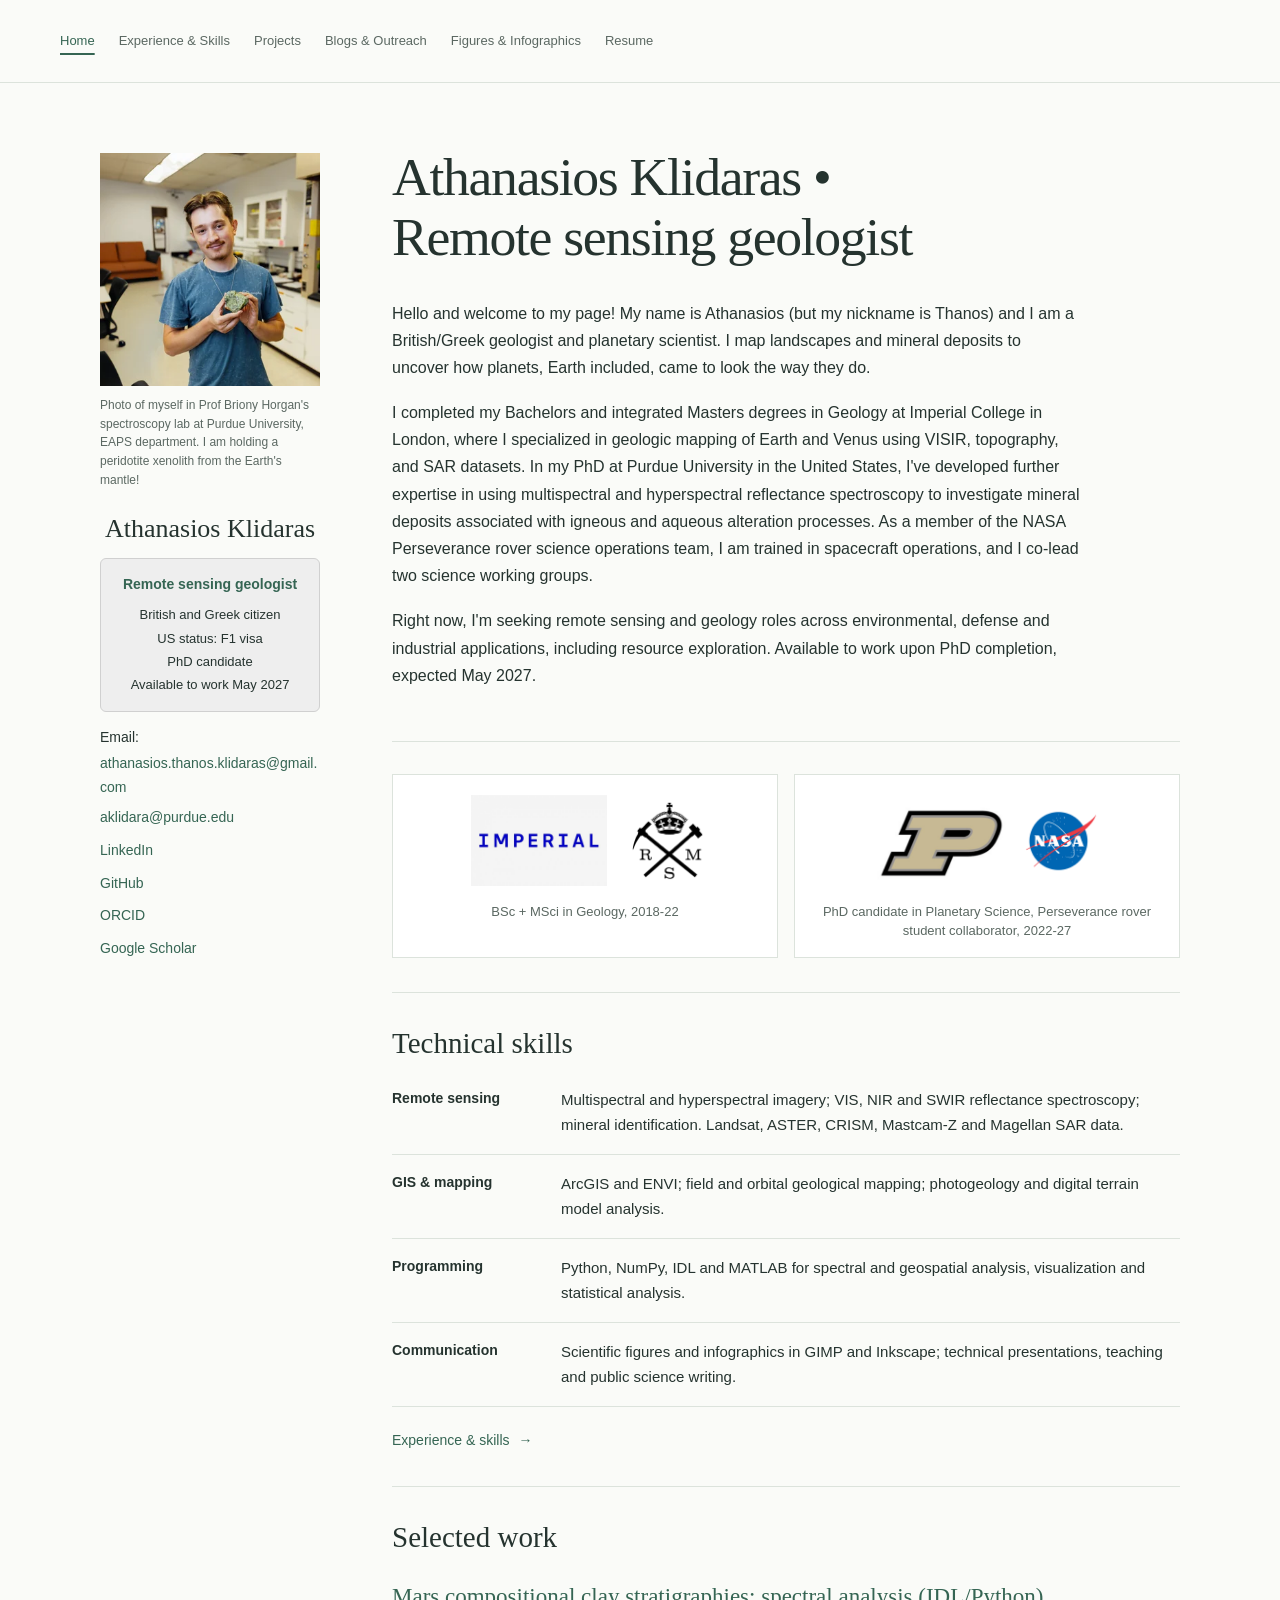
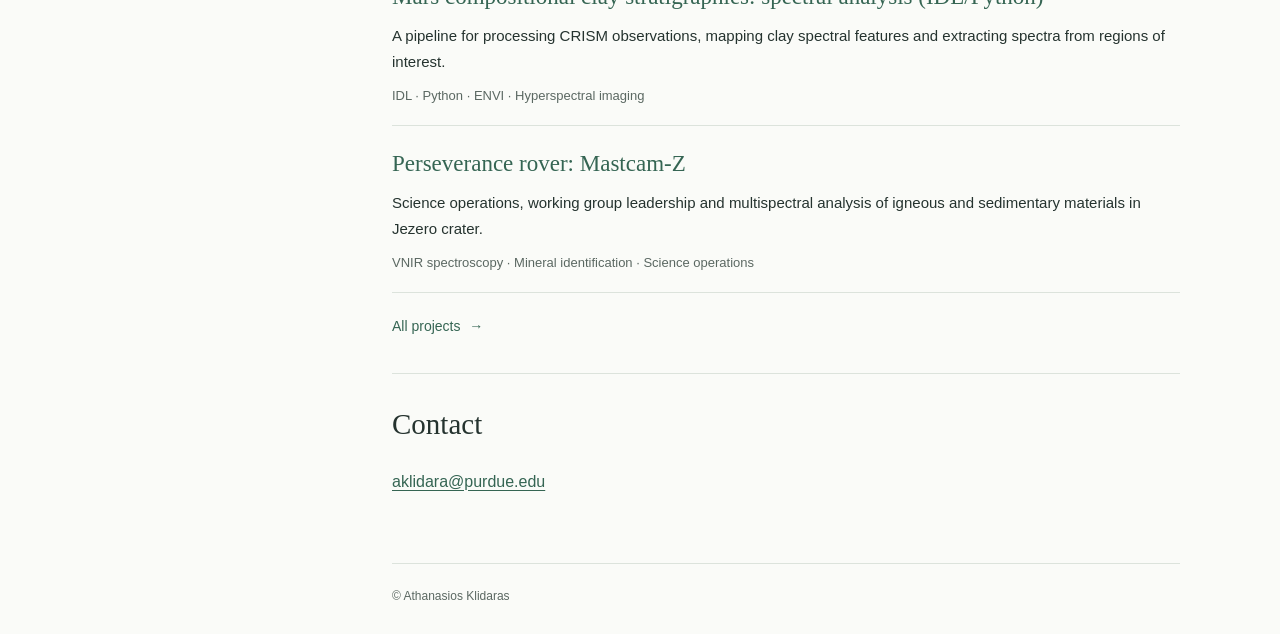
<file: index.html>
<!doctype html>
<html lang="en">
<head>
  <meta charset="utf-8">
  <meta name="viewport" content="width=device-width, initial-scale=1">
  <meta name="description" content="Athanasios Klidaras — geologist and planetary science PhD candidate. Remote sensing, reflectance spectroscopy, GIS, geological mapping and scientific programming.">
  <title>Athanasios Klidaras | Remote Sensing &amp; Geology</title>
  <link rel="stylesheet" href="style.css">
  <script type="application/ld+json">
{
  "@context": "https://schema.org",
  "@type": "Person",
  "name": "Athanasios Klidaras",
  "alternateName": "Thanos Klidaras",
  "jobTitle": "Remote sensing geologist",
  "affiliation": {
    "@type": "CollegeOrUniversity",
    "name": "Purdue University"
  },
  "alumniOf": {
    "@type": "CollegeOrUniversity",
    "name": "Imperial College London"
  },
  "knowsAbout": [
    "Remote sensing",
    "Reflectance spectroscopy",
    "Geological mapping",
    "GIS",
    "IDL",
    "Python",
    "MATLAB"
  ],
  "sameAs": [
    "https://github.com/athanasiosklidaras",
    "https://www.linkedin.com/in/athanasios-klidaras-46b4a9178/",
    "https://orcid.org/0009-0001-7231-8443",
    "https://scholar.google.com/citations?user=_c2ViioAAAAJ"
  ]
}
  </script>
</head>
<body>
  <a class="skip-link" href="#main">Skip to content</a>
  <header class="site-header">
    <div class="header-inner">
      <nav aria-label="Main navigation">
        <a href="index.html" aria-current="page">Home</a>
        <a href="experience.html">Experience &amp; Skills</a>
        <a href="projects.html">Projects</a>
        <a href="outreach.html">Blogs &amp; Outreach</a>
        <a href="visualization.html">Figures &amp; Infographics</a>
        <a href="resume.html">Resume</a>
      </nav>
    </div>
  </header>
  <div class="layout">
    <aside class="profile" aria-label="Profile and contact links">
      <figure class="profile-photo">
        <img src="assets/profile/saturation_boosted_AI_extended-320w.webp" alt="Athanasios holding a peridotite xenolith in a laboratory." srcset="assets/profile/saturation_boosted_AI_extended-320w.webp 320w, assets/profile/saturation_boosted_AI_extended-640w.webp 640w" sizes="220px" width="320" height="339" decoding="async">
        <figcaption>Photo of myself in Prof Briony Horgan's spectroscopy lab at Purdue University, EAPS department. I am holding a peridotite xenolith from the Earth's mantle!</figcaption>
      </figure>
      <h2 class="profile-name">Athanasios Klidaras</h2>
      <div class="profile-card">
        <p class="profile-role">Remote sensing geologist</p>
        <p class="profile-details">
          British and Greek citizen<br>
          US status: F1 visa<br>
          PhD candidate<br>
          Available to work May 2027
        </p>
      </div>
      <ul class="profile-links">
        <li class="profile-email">
          <span>Email:</span>
          <a href="mailto:athanasios.thanos.klidaras@gmail.com">athanasios.thanos.klidaras@gmail.com</a>
          <a href="mailto:aklidara@purdue.edu">aklidara@purdue.edu</a>
        </li>
        <li><a href="https://www.linkedin.com/in/athanasios-klidaras-46b4a9178/">LinkedIn</a></li>
        <li><a href="https://github.com/athanasiosklidaras">GitHub</a></li>
        <li><a href="https://orcid.org/0009-0001-7231-8443">ORCID</a></li>
        <li><a href="https://scholar.google.com/citations?user=_c2ViioAAAAJ">Google Scholar</a></li>
      </ul>
    </aside>
    <main id="main" tabindex="-1">

      <section class="intro" aria-labelledby="home-title">
        <h1 id="home-title">Athanasios Klidaras • Remote sensing geologist</h1>
        <p>Hello and welcome to my page! My name is Athanasios (but my nickname is Thanos) and I am a British/Greek geologist and planetary scientist. I map landscapes and mineral deposits to uncover how planets, Earth included, came to look the way they do.</p>
        <p>I completed my Bachelors and integrated Masters degrees in Geology at Imperial College in London, where I specialized in geologic mapping of Earth and Venus using VISIR, topography, and SAR datasets. In my PhD at Purdue University in the United States, I've developed further expertise in using multispectral and hyperspectral reflectance spectroscopy to investigate mineral deposits associated with igneous and aqueous alteration processes. As a member of the NASA Perseverance rover science operations team, I am trained in spacecraft operations, and I co-lead two science working groups.</p>
        <p>Right now, I'm seeking remote sensing and geology roles across environmental, defense and industrial applications, including resource exploration. Available to work upon PhD completion, expected May 2027.</p>
      </section>
      <section id="institutions-title" class="content-section institutions" aria-label="Education and research affiliations">
        <div class="institution-grid">
          <figure class="institution">
            <div class="institution-logo-pair">
              <img class="institution-imperial-logo" src="assets/institutions/Imperial_new-brand-logo-2.jpg" alt="Imperial College London logo" width="620" height="413" decoding="async">
              <img class="institution-rsm-logo" src="assets/institutions/RSM_Logo_Medium.png" alt="Royal School of Mines crest" width="316" height="315" decoding="async">
            </div>
            <figcaption>BSc + MSci in Geology, 2018-22</figcaption>
          </figure>
          <figure class="institution">
            <div class="institution-logo-pair">
              <img class="institution-purdue-logo" src="assets/institutions/Purduelogo.png" alt="Purdue University logo" width="1120" height="725" decoding="async">
              <img class="institution-nasa-logo" src="assets/institutions/nasa-logo.png" alt="NASA insignia" width="320" height="320" decoding="async">
            </div>
            <figcaption>PhD candidate in Planetary Science, Perseverance rover student collaborator, 2022-27</figcaption>
          </figure>
        </div>
      </section>
      <section class="content-section" aria-labelledby="skills-title">
        <h2 id="skills-title">Technical skills</h2>
        <dl class="skill-list">
          <div><dt>Remote sensing</dt><dd>Multispectral and hyperspectral imagery; VIS, NIR and SWIR reflectance spectroscopy; mineral identification. Landsat, ASTER, CRISM, Mastcam-Z and Magellan SAR data.</dd></div>
          <div><dt>GIS &amp; mapping</dt><dd>ArcGIS and ENVI; field and orbital geological mapping; photogeology and digital terrain model analysis.</dd></div>
          <div><dt>Programming</dt><dd>Python, NumPy, IDL and MATLAB for spectral and geospatial analysis, visualization and statistical analysis.</dd></div>
          <div><dt>Communication</dt><dd>Scientific figures and infographics in GIMP and Inkscape; technical presentations, teaching and public science writing.</dd></div>
        </dl>
        <p class="section-link"><a href="experience.html">Experience &amp; skills <span aria-hidden="true">→</span></a></p>
      </section>
      <section class="content-section" aria-labelledby="work-title">
        <h2 id="work-title">Selected work</h2>
        <article class="work-summary">
          <h3><a href="projects.html#mars-spectral-analysis">Mars compositional clay stratigraphies: spectral analysis (IDL/Python)</a></h3>
          <p>A pipeline for processing CRISM observations, mapping clay spectral features and extracting spectra from regions of interest.</p>
          <p class="tools">IDL · Python · ENVI · Hyperspectral imaging</p>
        </article>
        <article class="work-summary">
          <h3><a href="projects.html#perseverance">Perseverance rover: Mastcam-Z</a></h3>
          <p>Science operations, working group leadership and multispectral analysis of igneous and sedimentary materials in Jezero crater.</p>
          <p class="tools">VNIR spectroscopy · Mineral identification · Science operations</p>
        </article>
        <p class="section-link"><a href="projects.html">All projects <span aria-hidden="true">→</span></a></p>
      </section>
      <section class="content-section contact" aria-labelledby="contact-title">
        <h2 id="contact-title">Contact</h2>
        <p><a href="mailto:aklidara@purdue.edu">aklidara@purdue.edu</a></p>
      </section>
      <footer class="site-footer">© Athanasios Klidaras</footer>
    </main>
  </div>
</body>
</html>
</file>
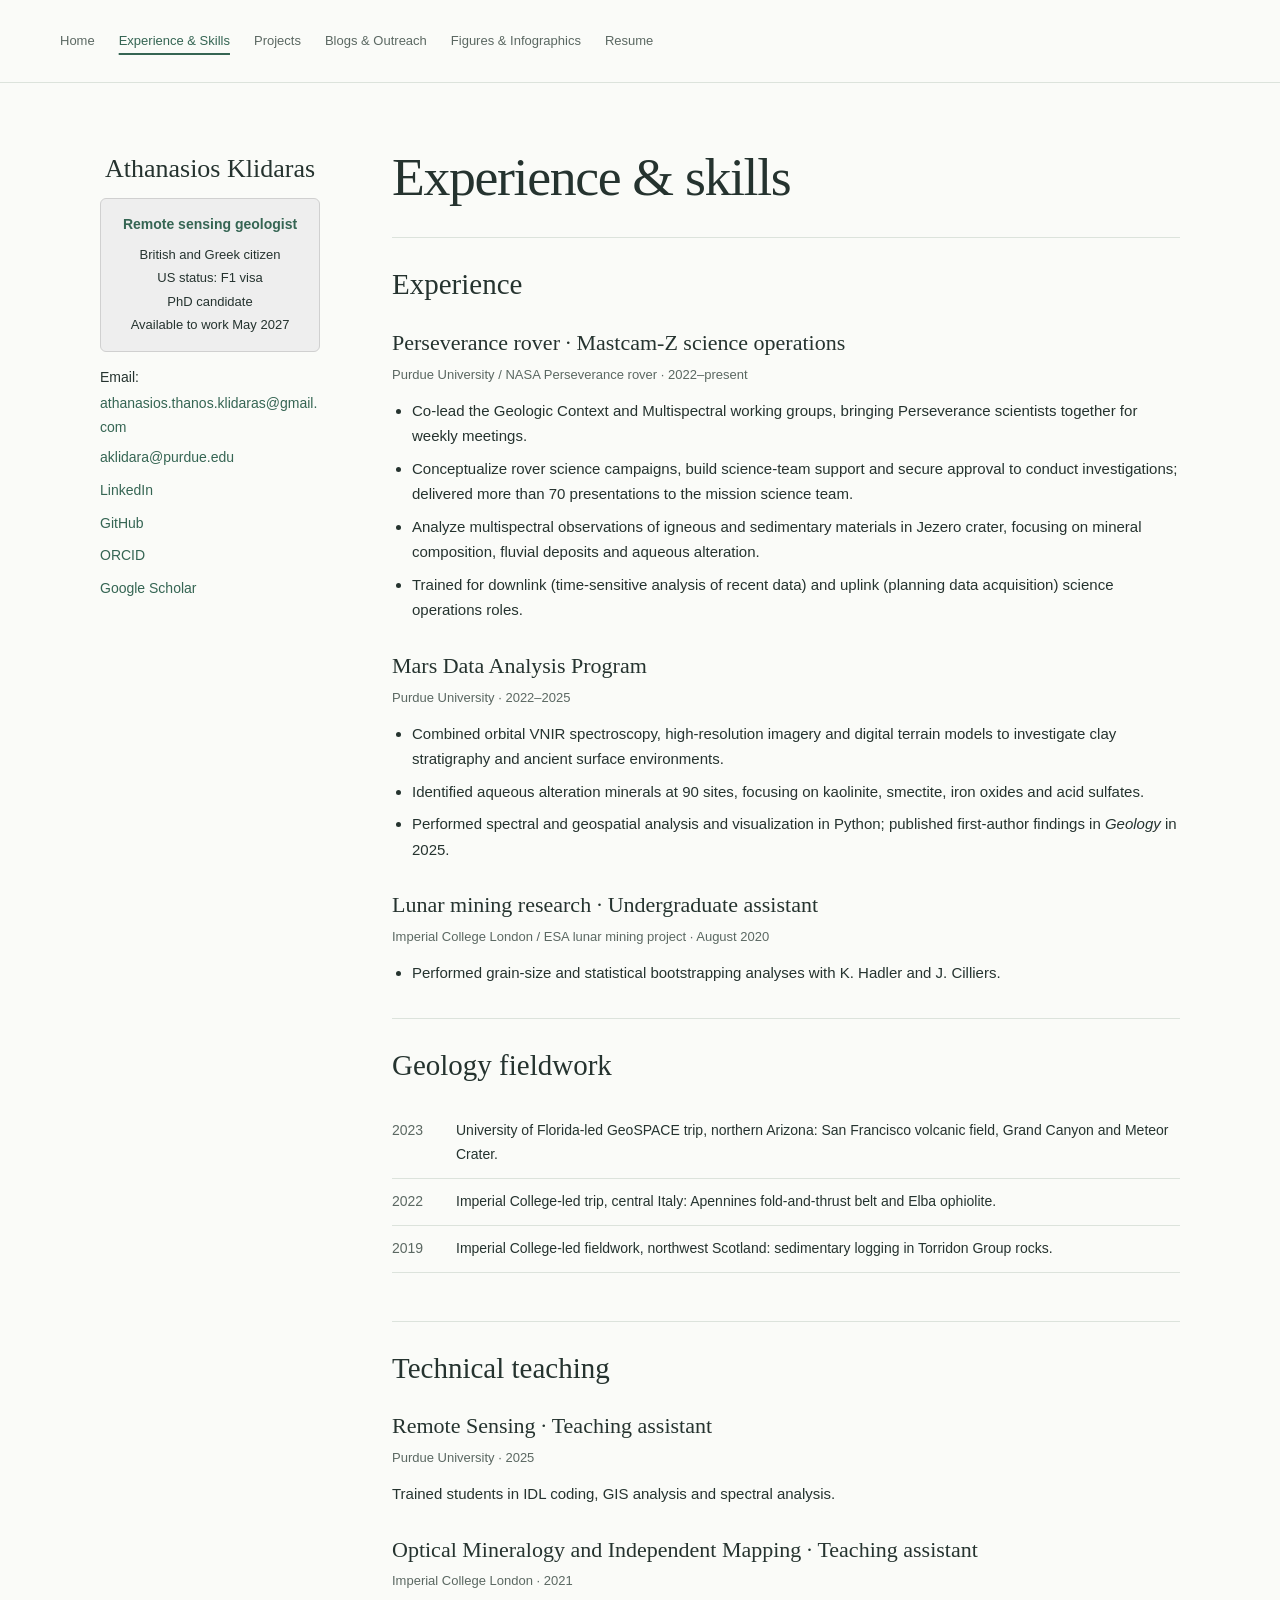
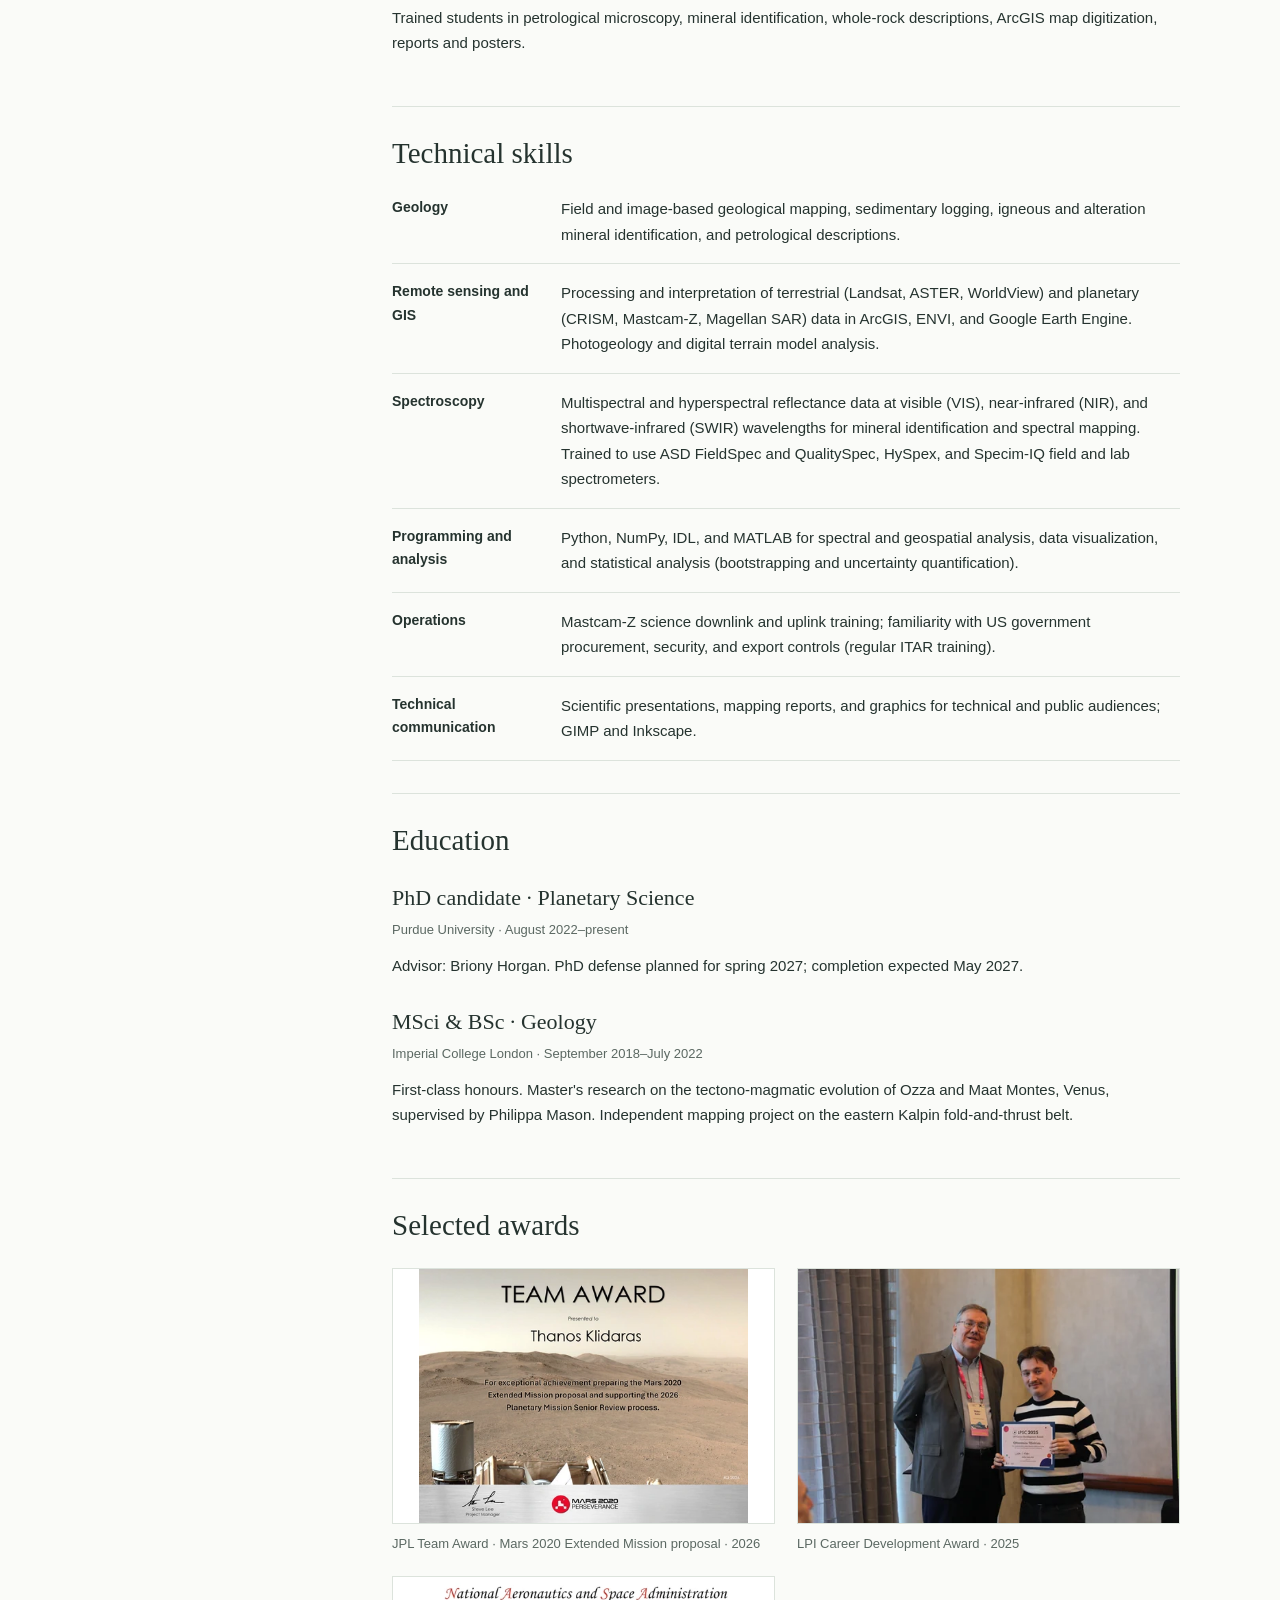
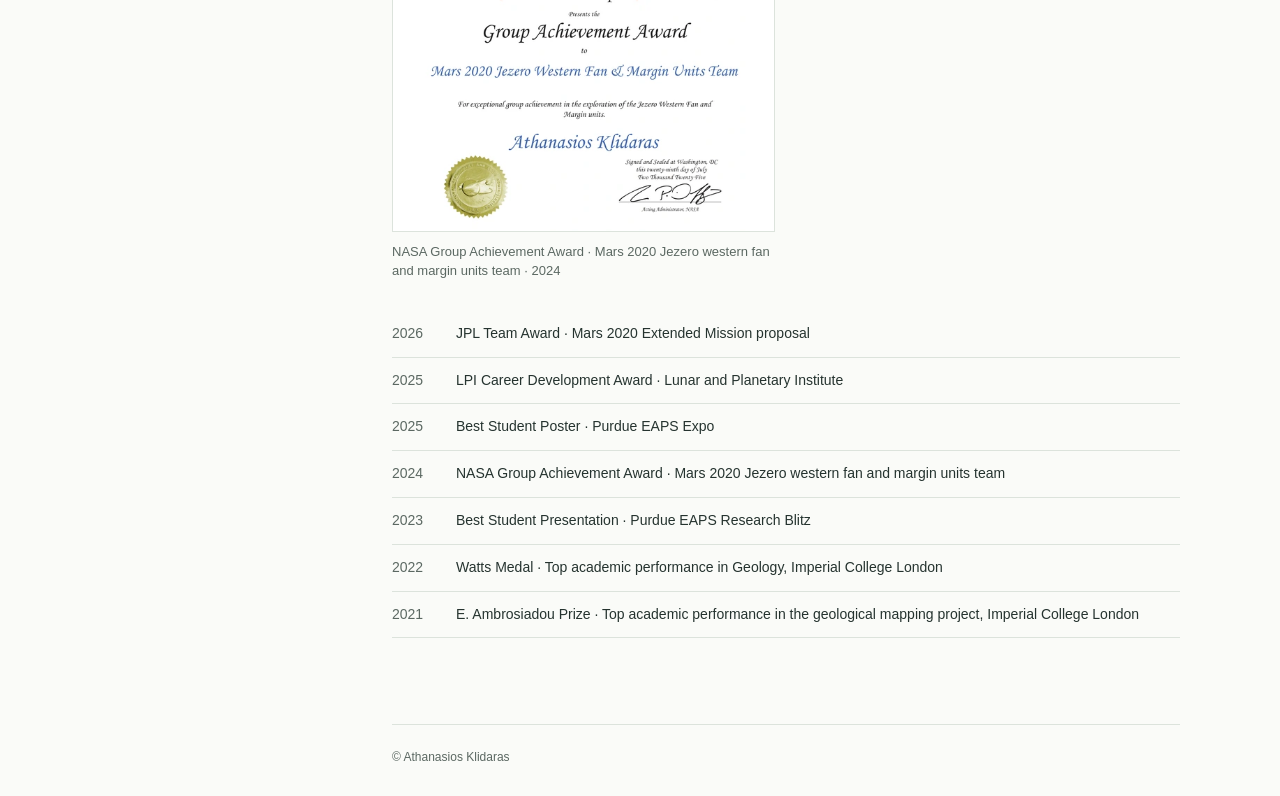
<file: experience.html>
<!doctype html>
<html lang="en">
<head>
  <meta charset="utf-8">
  <meta name="viewport" content="width=device-width, initial-scale=1">
  <meta name="description" content="Athanasios Klidaras's technical skills, experience and education in remote sensing, spectroscopy, GIS, geological mapping and scientific programming.">
  <title>Experience &amp; Skills | Athanasios Klidaras</title>
  <link rel="stylesheet" href="style.css">
</head>
<body>
  <a class="skip-link" href="#main">Skip to content</a>
  <header class="site-header">
    <div class="header-inner">
      <nav aria-label="Main navigation">
        <a href="index.html">Home</a>
        <a href="experience.html" aria-current="page">Experience &amp; Skills</a>
        <a href="projects.html">Projects</a>
        <a href="outreach.html">Blogs &amp; Outreach</a>
        <a href="visualization.html">Figures &amp; Infographics</a>
        <a href="resume.html">Resume</a>
      </nav>
    </div>
  </header>
  <div class="layout">
    <aside class="profile" aria-label="Profile and contact links">
      <h2 class="profile-name">Athanasios Klidaras</h2>
      <div class="profile-card">
        <p class="profile-role">Remote sensing geologist</p>
        <p class="profile-details">
          British and Greek citizen<br>
          US status: F1 visa<br>
          PhD candidate<br>
          Available to work May 2027
        </p>
      </div>
      <ul class="profile-links">
        <li class="profile-email">
          <span>Email:</span>
          <a href="mailto:athanasios.thanos.klidaras@gmail.com">athanasios.thanos.klidaras@gmail.com</a>
          <a href="mailto:aklidara@purdue.edu">aklidara@purdue.edu</a>
        </li>
        <li><a href="https://www.linkedin.com/in/athanasios-klidaras-46b4a9178/">LinkedIn</a></li>
        <li><a href="https://github.com/athanasiosklidaras">GitHub</a></li>
        <li><a href="https://orcid.org/0009-0001-7231-8443">ORCID</a></li>
        <li><a href="https://scholar.google.com/citations?user=_c2ViioAAAAJ">Google Scholar</a></li>
      </ul>
    </aside>
    <main id="main" tabindex="-1">

      <h1 class="page-title">Experience &amp; skills</h1>
      <section class="page-section" aria-labelledby="experience-title">
        <h2 id="experience-title">Experience</h2>
        <article class="record">
          <h3>Perseverance rover · Mastcam-Z science operations</h3>
          <p class="meta">Purdue University / NASA Perseverance rover · 2022–present</p>
          <ul>
            <li>Co-lead the Geologic Context and Multispectral working groups, bringing Perseverance scientists together for weekly meetings.</li>
            <li>Conceptualize rover science campaigns, build science-team support and secure approval to conduct investigations; delivered more than 70 presentations to the mission science team.</li>
            <li>Analyze multispectral observations of igneous and sedimentary materials in Jezero crater, focusing on mineral composition, fluvial deposits and aqueous alteration.</li>
            <li>Trained for downlink (time-sensitive analysis of recent data) and uplink (planning data acquisition) science operations roles.</li>
          </ul>
        </article>
        <article class="record">
          <h3>Mars Data Analysis Program</h3>
          <p class="meta">Purdue University · 2022–2025</p>
          <ul>
            <li>Combined orbital VNIR spectroscopy, high-resolution imagery and digital terrain models to investigate clay stratigraphy and ancient surface environments.</li>
            <li>Identified aqueous alteration minerals at 90 sites, focusing on kaolinite, smectite, iron oxides and acid sulfates.</li>
            <li>Performed spectral and geospatial analysis and visualization in Python; published first-author findings in <em>Geology</em> in 2025.</li>
          </ul>
        </article>
        <article class="record">
          <h3>Lunar mining research · Undergraduate assistant</h3>
          <p class="meta">Imperial College London / ESA lunar mining project · August 2020</p>
          <ul><li>Performed grain-size and statistical bootstrapping analyses with K. Hadler and J. Cilliers.</li></ul>
        </article>
      </section>
      <section class="page-section" aria-labelledby="fieldwork-title">
        <h2 id="fieldwork-title">Geology fieldwork</h2>
        <ul class="awards">
          <li><time datetime="2023">2023</time><span>University of Florida-led GeoSPACE trip, northern Arizona: San Francisco volcanic field, Grand Canyon and Meteor Crater.</span></li>
          <li><time datetime="2022">2022</time><span>Imperial College-led trip, central Italy: Apennines fold-and-thrust belt and Elba ophiolite.</span></li>
          <li><time datetime="2019">2019</time><span>Imperial College-led fieldwork, northwest Scotland: sedimentary logging in Torridon Group rocks.</span></li>
        </ul>
      </section>
      <section class="page-section" aria-labelledby="teaching-title">
        <h2 id="teaching-title">Technical teaching</h2>
        <article class="record"><h3>Remote Sensing · Teaching assistant</h3><p class="meta">Purdue University · 2025</p><p>Trained students in IDL coding, GIS analysis and spectral analysis.</p></article>
        <article class="record"><h3>Optical Mineralogy and Independent Mapping · Teaching assistant</h3><p class="meta">Imperial College London · 2021</p><p>Trained students in petrological microscopy, mineral identification, whole-rock descriptions, ArcGIS map digitization, reports and posters.</p></article>
      </section>
      <section class="page-section" aria-labelledby="technical-skills">
        <h2 id="technical-skills">Technical skills</h2>
        <dl class="skill-list">
          <div><dt>Geology</dt><dd>Field and image-based geological mapping, sedimentary logging, igneous and alteration mineral identification, and petrological descriptions.</dd></div>
          <div><dt>Remote sensing and GIS</dt><dd>Processing and interpretation of terrestrial (Landsat, ASTER, WorldView) and planetary (CRISM, Mastcam-Z, Magellan SAR) data in ArcGIS, ENVI, and Google Earth Engine. Photogeology and digital terrain model analysis.</dd></div>
          <div><dt>Spectroscopy</dt><dd>Multispectral and hyperspectral reflectance data at visible (VIS), near-infrared (NIR), and shortwave-infrared (SWIR) wavelengths for mineral identification and spectral mapping. Trained to use ASD FieldSpec and QualitySpec, HySpex, and Specim-IQ field and lab spectrometers.</dd></div>
          <div><dt>Programming and analysis</dt><dd>Python, NumPy, IDL, and MATLAB for spectral and geospatial analysis, data visualization, and statistical analysis (bootstrapping and uncertainty quantification).</dd></div>
          <div><dt>Operations</dt><dd>Mastcam-Z science downlink and uplink training; familiarity with US government procurement, security, and export controls (regular ITAR training).</dd></div>
          <div><dt>Technical communication</dt><dd>Scientific presentations, mapping reports, and graphics for technical and public audiences; GIMP and Inkscape.</dd></div>
        </dl>
      </section>
      <section class="page-section" aria-labelledby="education-title">
        <h2 id="education-title">Education</h2>
        <article class="record">
          <h3>PhD candidate · Planetary Science</h3>
          <p class="meta">Purdue University · August 2022–present</p>
          <p>Advisor: Briony Horgan. PhD defense planned for spring 2027; completion expected May 2027.</p>
        </article>
        <article class="record">
          <h3>MSci &amp; BSc · Geology</h3>
          <p class="meta">Imperial College London · September 2018–July 2022</p>
          <p>First-class honours. Master's research on the tectono-magmatic evolution of Ozza and Maat Montes, Venus, supervised by Philippa Mason. Independent mapping project on the eastern Kalpin fold-and-thrust belt.</p>
        </article>
      </section>
      <section class="page-section" aria-labelledby="awards-title">
        <h2 id="awards-title">Selected awards</h2>
        <div class="award-gallery">
          <figure><a href="assets/awards/M2020_award_EM.png"><img src="assets/awards/M2020_award_EM-480w.webp" alt="JPL Team Award certificate for the Mars 2020 Extended Mission proposal." loading="lazy" srcset="assets/awards/M2020_award_EM-480w.webp 480w, assets/awards/M2020_award_EM-960w.webp 960w" sizes="(max-width: 760px) calc(100vw - 48px), 383px" width="480" height="370" decoding="async"></a><figcaption>JPL Team Award · Mars 2020 Extended Mission proposal · 2026</figcaption></figure>
          <figure><a href="assets/awards/LPI_Career_development_award.jpg"><img src="assets/awards/LPI_Career_development_award-480w.webp" alt="Athanasios holding his LPI Career Development Award certificate at LPSC 2025." loading="lazy" srcset="assets/awards/LPI_Career_development_award-480w.webp 480w, assets/awards/LPI_Career_development_award-960w.webp 960w" sizes="(max-width: 760px) calc(100vw - 48px), 383px" width="480" height="320" decoding="async"></a><figcaption>LPI Career Development Award · 2025</figcaption></figure>
          <figure><a href="assets/awards/NASA_award.png"><img src="assets/awards/NASA_award-480w.webp" alt="NASA Group Achievement Award certificate for the Mars 2020 Jezero Western Fan and Margin Units team." loading="lazy" srcset="assets/awards/NASA_award-480w.webp 480w, assets/awards/NASA_award-960w.webp 960w" sizes="(max-width: 760px) calc(100vw - 48px), 383px" width="480" height="363" decoding="async"></a><figcaption>NASA Group Achievement Award · Mars 2020 Jezero western fan and margin units team · 2024</figcaption></figure>
        </div>
        <ul class="awards">
          <li><time datetime="2026">2026</time><span>JPL Team Award · Mars 2020 Extended Mission proposal</span></li>
          <li><time datetime="2025">2025</time><span>LPI Career Development Award · Lunar and Planetary Institute</span></li>
          <li><time datetime="2025">2025</time><span>Best Student Poster · Purdue EAPS Expo</span></li>
          <li><time datetime="2024">2024</time><span>NASA Group Achievement Award · Mars 2020 Jezero western fan and margin units team</span></li>
          <li><time datetime="2023">2023</time><span>Best Student Presentation · Purdue EAPS Research Blitz</span></li>
          <li><time datetime="2022">2022</time><span>Watts Medal · Top academic performance in Geology, Imperial College London</span></li>
          <li><time datetime="2021">2021</time><span>E. Ambrosiadou Prize · Top academic performance in the geological mapping project, Imperial College London</span></li>
        </ul>
      </section>
      <footer class="site-footer">© Athanasios Klidaras</footer>
    </main>
  </div>
</body>
</html>
</file>
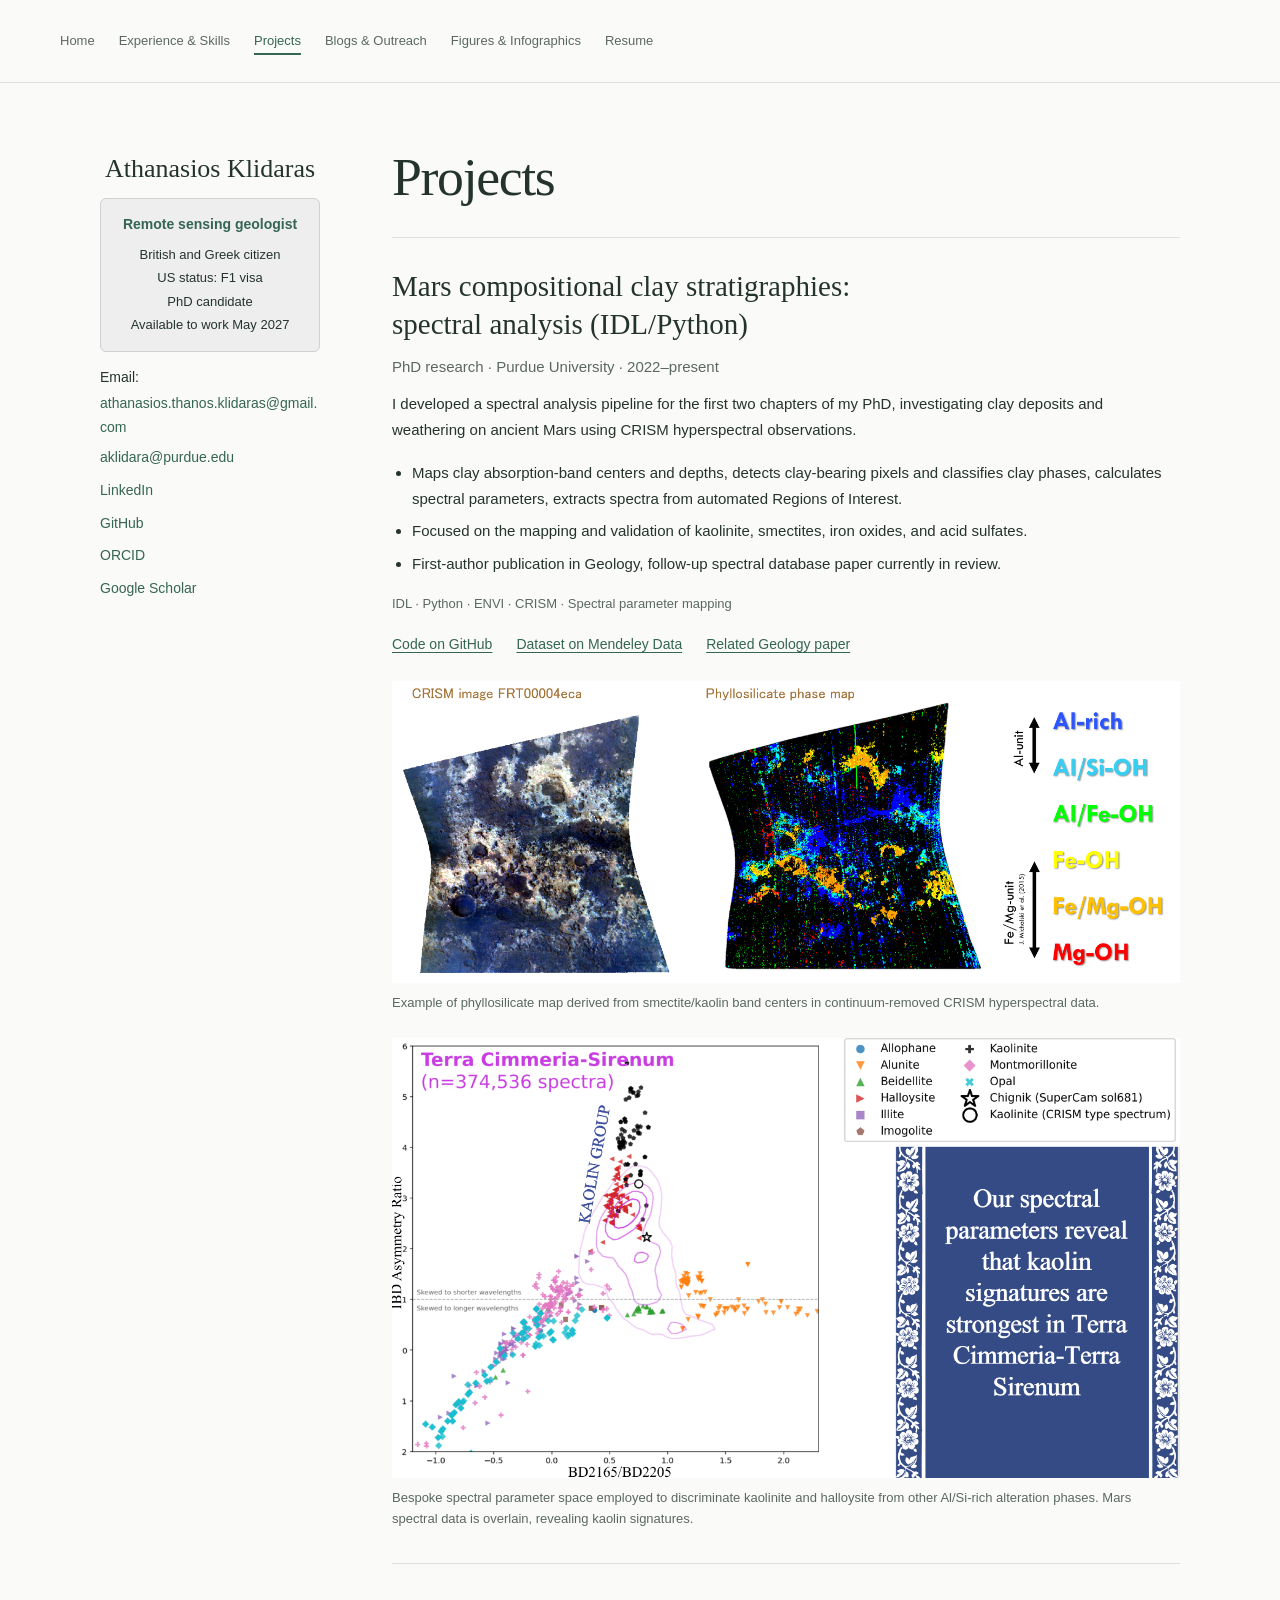
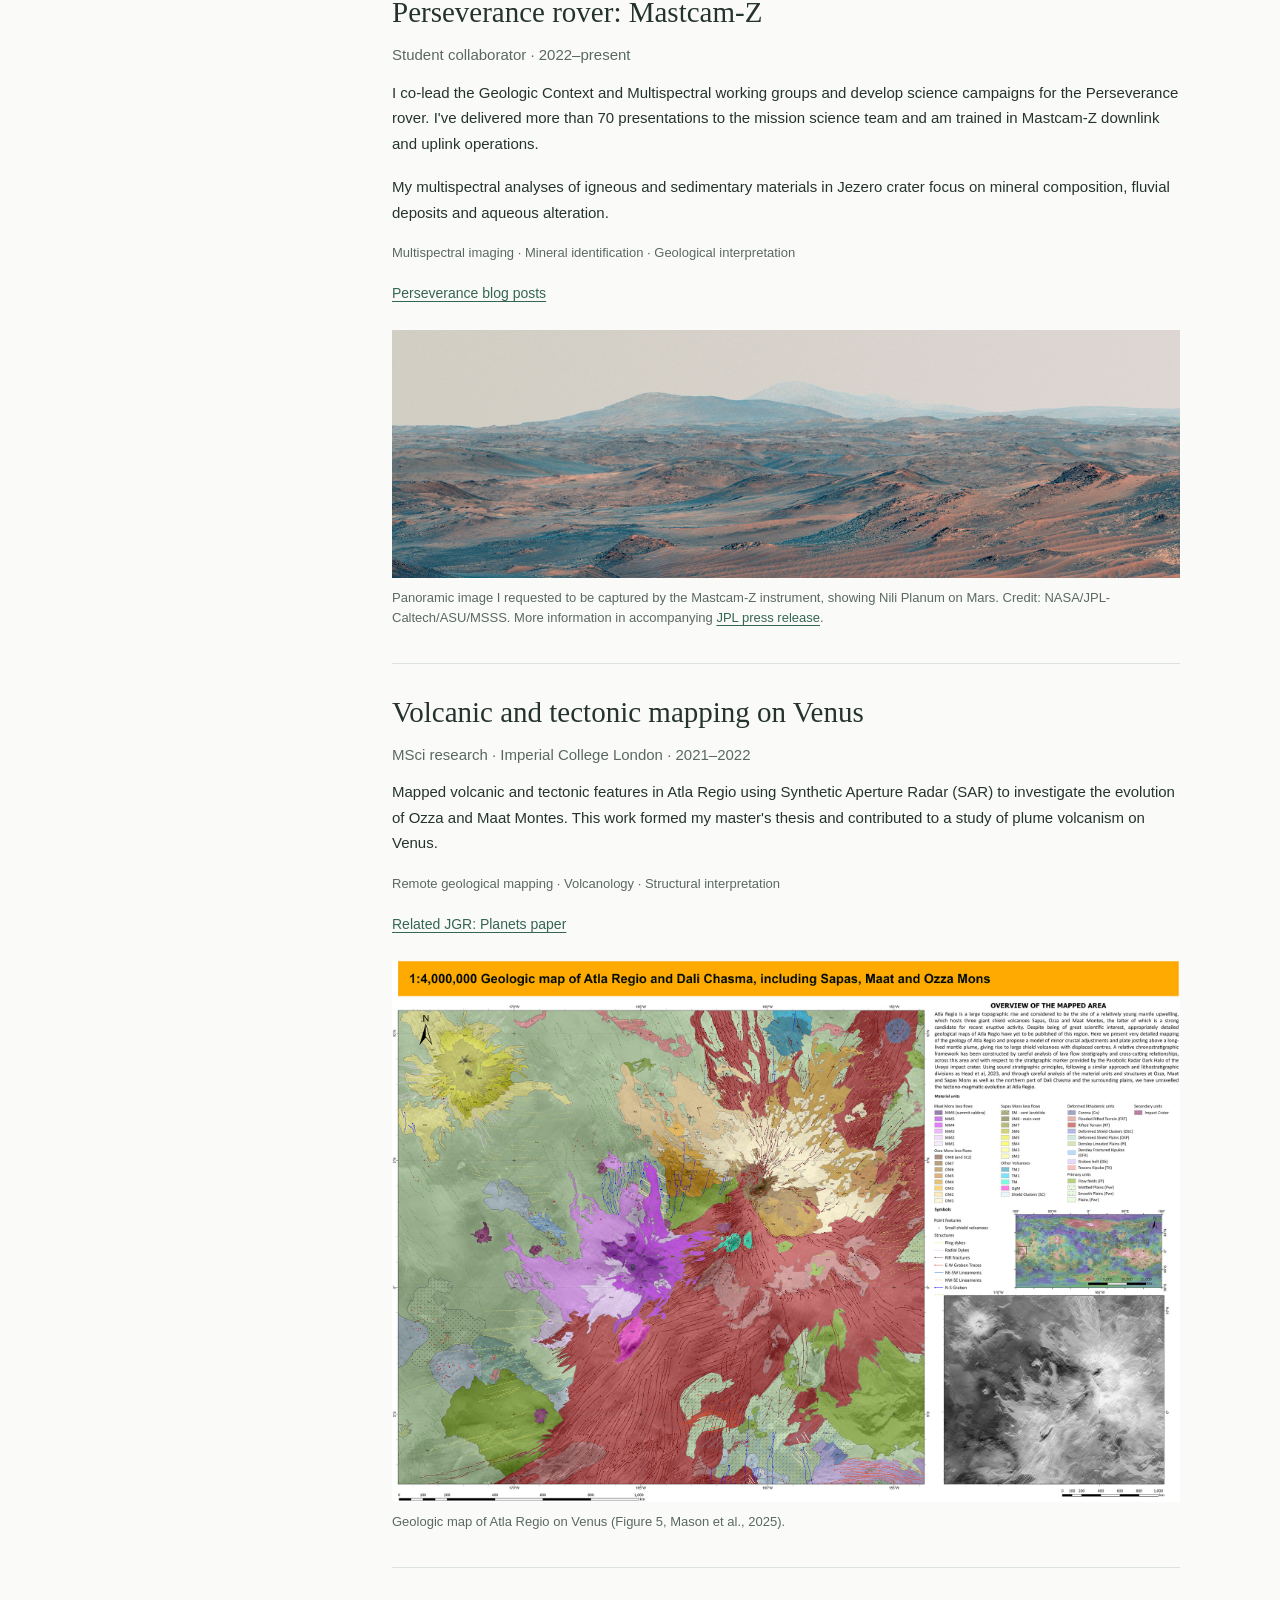
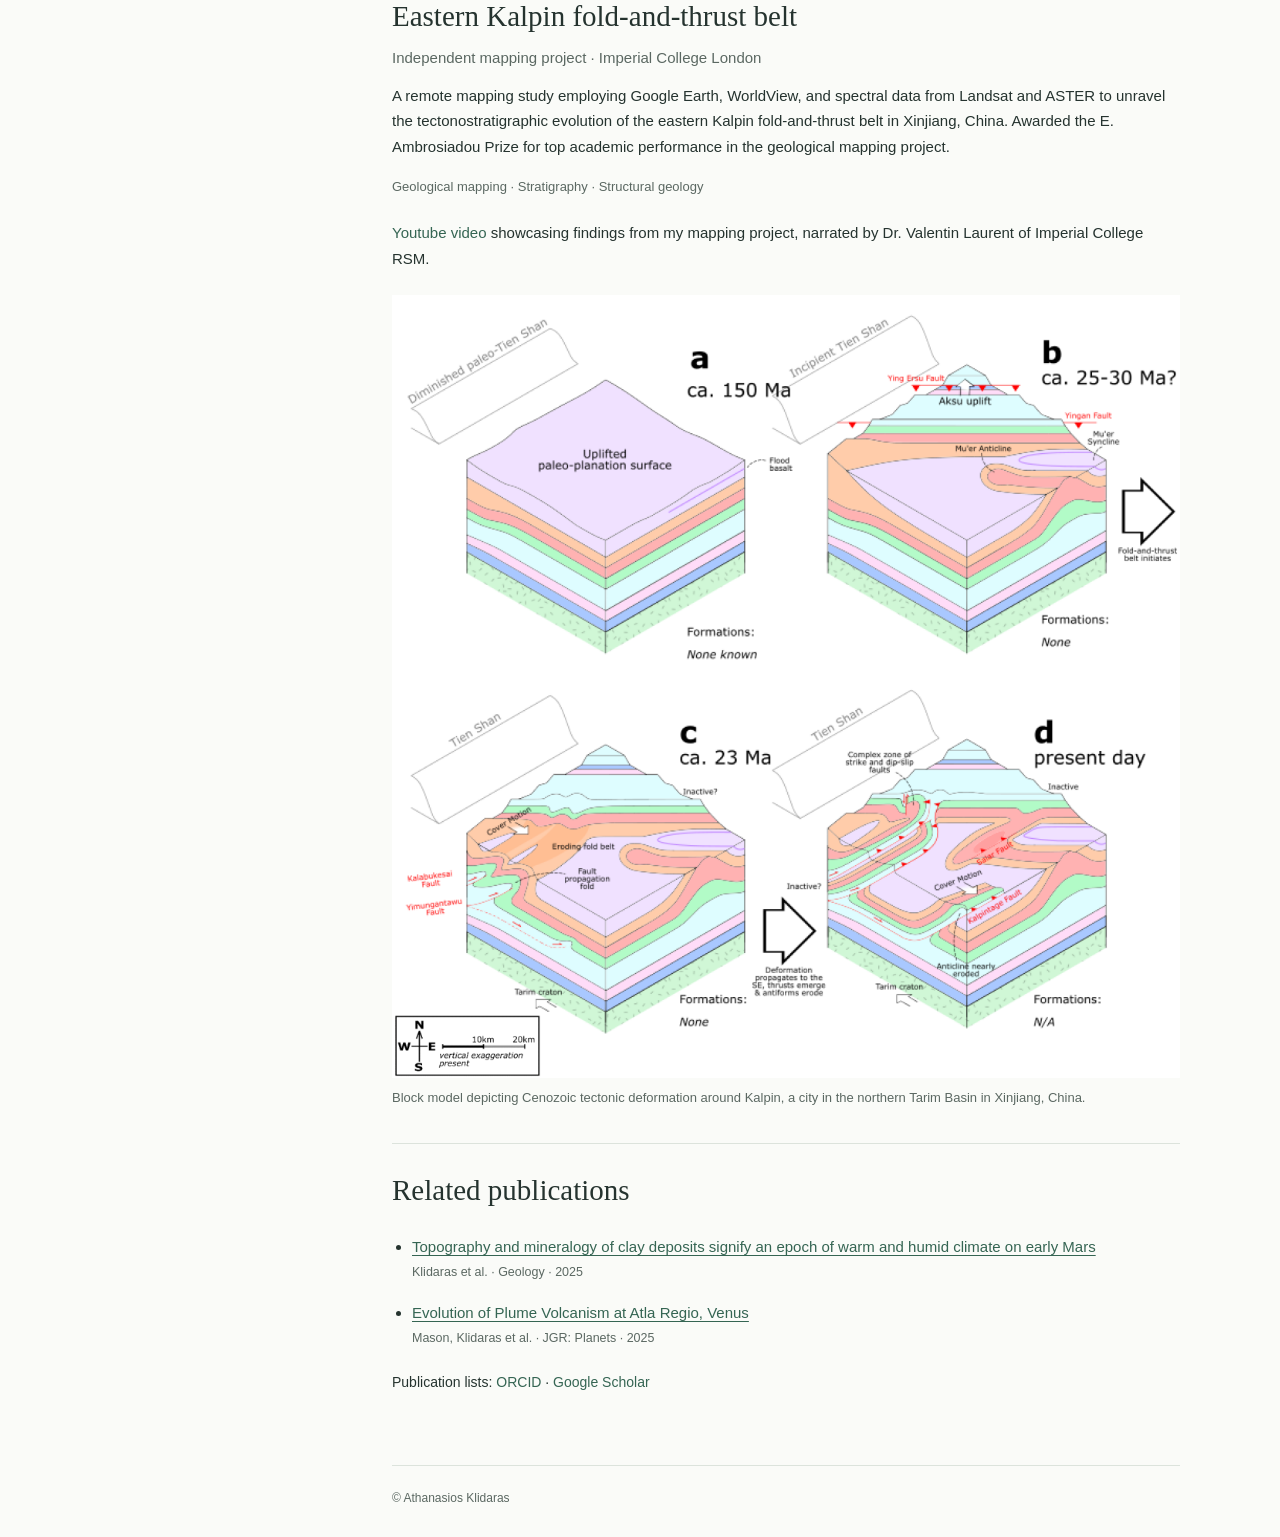
<file: projects.html>
<!doctype html>
<html lang="en">
<head>
  <meta charset="utf-8">
  <meta name="viewport" content="width=device-width, initial-scale=1">
  <meta name="description" content="Remote sensing and geology projects by Athanasios Klidaras: an IDL spectral analysis pipeline, Perseverance Mastcam-Z, Venus volcanism and structural mapping.">
  <title>Projects | Athanasios Klidaras</title>
  <link rel="stylesheet" href="style.css">
</head>
<body>
  <a class="skip-link" href="#main">Skip to content</a>
  <header class="site-header">
    <div class="header-inner">
      <nav aria-label="Main navigation">
        <a href="index.html">Home</a>
        <a href="experience.html">Experience &amp; Skills</a>
        <a href="projects.html" aria-current="page">Projects</a>
        <a href="outreach.html">Blogs &amp; Outreach</a>
        <a href="visualization.html">Figures &amp; Infographics</a>
        <a href="resume.html">Resume</a>
      </nav>
    </div>
  </header>
  <div class="layout">
    <aside class="profile" aria-label="Profile and contact links">
      <h2 class="profile-name">Athanasios Klidaras</h2>
      <div class="profile-card">
        <p class="profile-role">Remote sensing geologist</p>
        <p class="profile-details">
          British and Greek citizen<br>
          US status: F1 visa<br>
          PhD candidate<br>
          Available to work May 2027
        </p>
      </div>
      <ul class="profile-links">
        <li class="profile-email">
          <span>Email:</span>
          <a href="mailto:athanasios.thanos.klidaras@gmail.com">athanasios.thanos.klidaras@gmail.com</a>
          <a href="mailto:aklidara@purdue.edu">aklidara@purdue.edu</a>
        </li>
        <li><a href="https://www.linkedin.com/in/athanasios-klidaras-46b4a9178/">LinkedIn</a></li>
        <li><a href="https://github.com/athanasiosklidaras">GitHub</a></li>
        <li><a href="https://orcid.org/0009-0001-7231-8443">ORCID</a></li>
        <li><a href="https://scholar.google.com/citations?user=_c2ViioAAAAJ">Google Scholar</a></li>
      </ul>
    </aside>
    <main id="main" tabindex="-1">

      <h1 class="page-title">Projects</h1>
      <article class="project-detail" id="mars-spectral-analysis">
        <h2>Mars compositional clay stratigraphies: spectral analysis (IDL/Python)</h2>
        <p class="meta">PhD research · Purdue University · 2022–present</p>
        <p>I developed a spectral analysis pipeline for the first two chapters of my PhD, investigating clay deposits and weathering on ancient Mars using CRISM hyperspectral observations.</p>
        <ul>
          <li>Maps clay absorption-band centers and depths, detects clay-bearing pixels and classifies clay phases, calculates spectral parameters, extracts spectra from automated Regions of Interest.</li>
          <li>Focused on the mapping and validation of kaolinite, smectites, iron oxides, and acid sulfates.</li>
          <li>First-author publication in Geology, follow-up spectral database paper currently in review.</li>
        </ul>
        <p class="tools">IDL · Python · ENVI · CRISM · Spectral parameter mapping</p>
        <div class="project-links">
          <a href="https://github.com/athanasiosklidaras/mars-clay-stratigraphy-idl-spectral-analysis">Code on GitHub</a>
          <a href="https://doi.org/10.17632/s3xj33wfb4.1">Dataset on Mendeley Data</a>
          <a href="https://doi.org/10.1130/G52988.1">Related Geology paper</a>
        </div>
        <figure class="project-image">
          <a href="assets/projects/phyllosilicate_phase_map.png"><img src="assets/projects/phyllosilicate_phase_map.png" alt="CRISM image FRT00004eca alongside a color-coded phyllosilicate phase map derived from spectral band centers." loading="lazy" decoding="async" width="2915" height="1117"></a>
          <figcaption>Example of phyllosilicate map derived from smectite/kaolin band centers in continuum-removed CRISM hyperspectral data.</figcaption>
        </figure>
        <figure class="project-image">
          <a href="assets/projects/LPSC_2026.png"><img src="assets/projects/LPSC_2026.png" alt="Spectral parameter plot comparing alteration mineral reference spectra with Mars spectral data from Terra Cimmeria-Sirenum." loading="lazy" decoding="async" width="2572" height="1437"></a>
          <figcaption>Bespoke spectral parameter space employed to discriminate kaolinite and halloysite from other Al/Si-rich alteration phases. Mars spectral data is overlain, revealing kaolin signatures.</figcaption>
        </figure>
      </article>
      <article class="project-detail" id="perseverance">
        <h2>Perseverance rover: Mastcam-Z</h2>
        <p class="meta">Student collaborator · 2022–present</p>
        <p>I co-lead the Geologic Context and Multispectral working groups and develop science campaigns for the Perseverance rover. I've delivered more than 70 presentations to the mission science team and am trained in Mastcam-Z downlink and uplink operations.</p>
        <p>My multispectral analyses of igneous and sedimentary materials in Jezero crater focus on mineral composition, fluvial deposits and aqueous alteration.</p>
        <p class="tools">Multispectral imaging · Mineral identification · Geological interpretation</p>
        <div class="project-links"><a href="outreach.html">Perseverance blog posts</a></div>
        <figure class="project-image">
          <a href="assets/projects/perseverance-nili-planum.png"><img src="assets/projects/perseverance-nili-planum.png" alt="Panoramic view across the rocky terrain and distant ridges of Nili Planum on Mars." loading="lazy" decoding="async" width="4539" height="1428"></a>
          <figcaption>Panoramic image I requested to be captured by the Mastcam-Z instrument, showing Nili Planum on Mars. Credit: NASA/JPL-Caltech/ASU/MSSS. More information in accompanying <a href="https://www.jpl.nasa.gov/news/nasas-perseverance-mars-rover-ready-to-roll-for-miles-in-years-ahead/">JPL press release</a>.</figcaption>
        </figure>
      </article>
      <article class="project-detail" id="venus-mapping">
        <h2>Volcanic and tectonic mapping on Venus</h2>
        <p class="meta">MSci research · Imperial College London · 2021–2022</p>
        <p>Mapped volcanic and tectonic features in Atla Regio using Synthetic Aperture Radar (SAR) to investigate the evolution of Ozza and Maat Montes. This work formed my master's thesis and contributed to a study of plume volcanism on Venus.</p>
        <p class="tools">Remote geological mapping · Volcanology · Structural interpretation</p>
        <div class="project-links"><a href="https://doi.org/10.1029/2024JE008815">Related JGR: Planets paper</a></div>
        <figure class="project-image">
          <a href="assets/projects/Atla_Regio_map.jpg"><img src="assets/projects/Atla_Regio_map.jpg" alt="Geologic map of Atla Regio on Venus." loading="lazy" decoding="async" width="2128" height="1462"></a>
          <figcaption>Geologic map of Atla Regio on Venus (Figure 5, Mason et al., 2025).</figcaption>
        </figure>
      </article>
      <article class="project-detail" id="kalpin-mapping">
        <h2>Eastern Kalpin fold-and-thrust belt</h2>
        <p class="meta">Independent mapping project · Imperial College London</p>
        <p>A remote mapping study employing Google Earth, WorldView, and spectral data from Landsat and ASTER to unravel the tectonostratigraphic evolution of the eastern Kalpin fold-and-thrust belt in Xinjiang, China. Awarded the E. Ambrosiadou Prize for top academic performance in the geological mapping project.</p>
        <p class="tools">Geological mapping · Stratigraphy · Structural geology</p>
        <p class="section-link"><a href="https://youtu.be/MRYRGHMKjsY?si=AzY2D9UN4K-d47lg&amp;t=41">Youtube video</a> showcasing findings from my mapping project, narrated by Dr. Valentin Laurent of Imperial College RSM.</p>
        <figure class="project-image">
          <a href="assets/projects/Structural_evolution_Kalpin_China.png"><img src="assets/projects/Structural_evolution_Kalpin_China.png" alt="Block model depicting Cenozoic tectonic deformation around Kalpin in the northern Tarim Basin, Xinjiang, China." loading="lazy" decoding="async" width="2042" height="2030"></a>
          <figcaption>Block model depicting Cenozoic tectonic deformation around Kalpin, a city in the northern Tarim Basin in Xinjiang, China.</figcaption>
        </figure>
      </article>
      <section class="page-section" aria-labelledby="papers-title">
        <h2 id="papers-title">Related publications</h2>
        <ul class="publication-links">
          <li><cite><a href="https://doi.org/10.1130/G52988.1">Topography and mineralogy of clay deposits signify an epoch of warm and humid climate on early Mars</a></cite><small>Klidaras et al. · Geology · 2025</small></li>
          <li><cite><a href="https://doi.org/10.1029/2024JE008815">Evolution of Plume Volcanism at Atla Regio, Venus</a></cite><small>Mason, Klidaras et al. · JGR: Planets · 2025</small></li>
        </ul>
        <p class="section-link">Publication lists: <a href="https://orcid.org/0009-0001-7231-8443">ORCID</a> · <a href="https://scholar.google.com/citations?user=_c2ViioAAAAJ">Google Scholar</a></p>
      </section>
      <footer class="site-footer">© Athanasios Klidaras</footer>
    </main>
  </div>
</body>
</html>
</file>
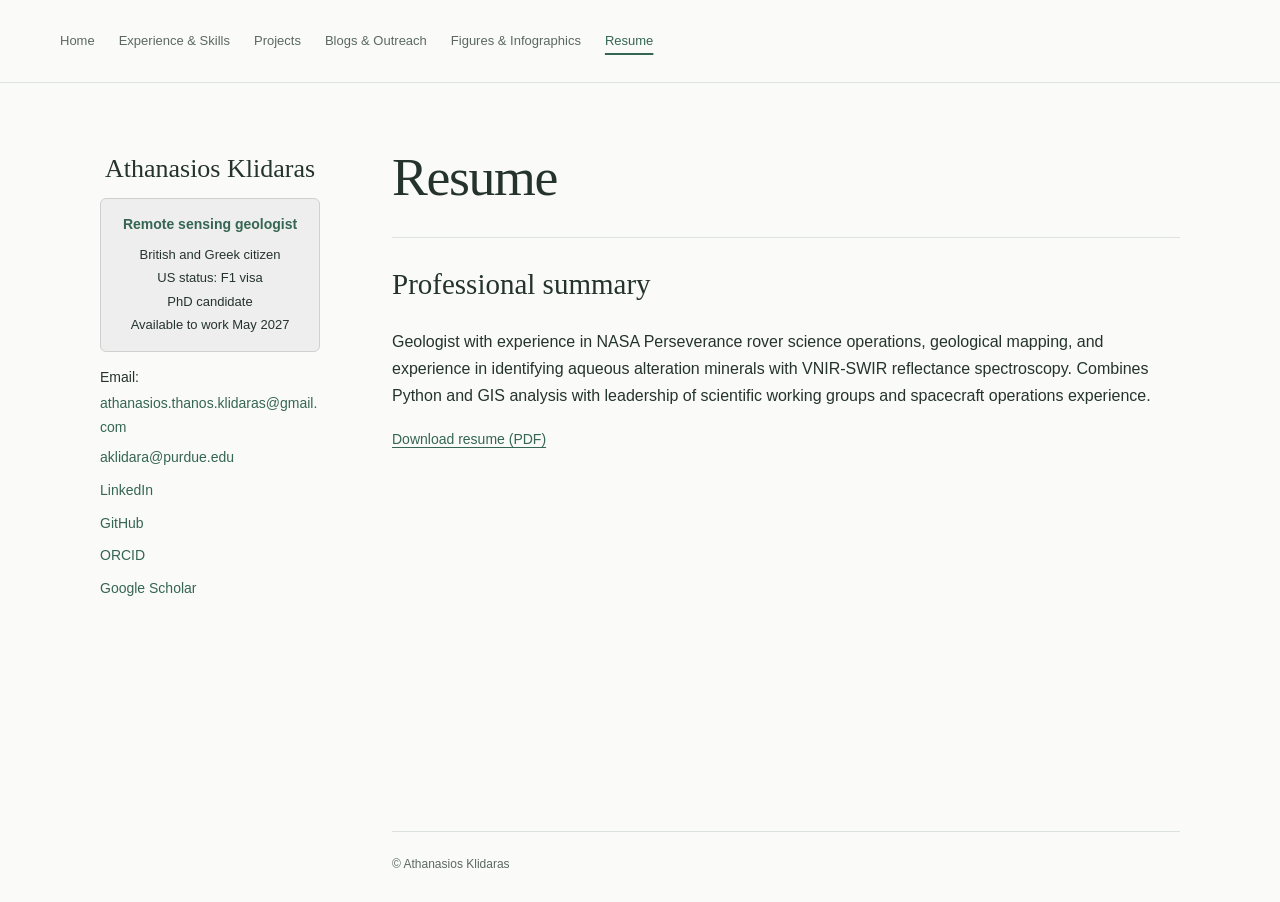
<file: resume.html>
<!doctype html>
<html lang="en">
<head>
  <meta charset="utf-8">
  <meta name="viewport" content="width=device-width, initial-scale=1">
  <meta name="description" content="Read Athanasios Klidaras's professional summary and download his resume as a PDF.">
  <title>Resume | Athanasios Klidaras</title>
  <link rel="stylesheet" href="style.css">
</head>
<body class="short-page">
  <a class="skip-link" href="#main">Skip to content</a>
  <header class="site-header">
    <div class="header-inner">
      <nav aria-label="Main navigation">
        <a href="index.html">Home</a>
        <a href="experience.html">Experience &amp; Skills</a>
        <a href="projects.html">Projects</a>
        <a href="outreach.html">Blogs &amp; Outreach</a>
        <a href="visualization.html">Figures &amp; Infographics</a>
        <a href="resume.html" aria-current="page">Resume</a>
      </nav>
    </div>
  </header>
  <div class="layout">
    <aside class="profile" aria-label="Profile and contact links">
      <h2 class="profile-name">Athanasios Klidaras</h2>
      <div class="profile-card">
        <p class="profile-role">Remote sensing geologist</p>
        <p class="profile-details">
          British and Greek citizen<br>
          US status: F1 visa<br>
          PhD candidate<br>
          Available to work May 2027
        </p>
      </div>
      <ul class="profile-links">
        <li class="profile-email">
          <span>Email:</span>
          <a href="mailto:athanasios.thanos.klidaras@gmail.com">athanasios.thanos.klidaras@gmail.com</a>
          <a href="mailto:aklidara@purdue.edu">aklidara@purdue.edu</a>
        </li>
        <li><a href="https://www.linkedin.com/in/athanasios-klidaras-46b4a9178/">LinkedIn</a></li>
        <li><a href="https://github.com/athanasiosklidaras">GitHub</a></li>
        <li><a href="https://orcid.org/0009-0001-7231-8443">ORCID</a></li>
        <li><a href="https://scholar.google.com/citations?user=_c2ViioAAAAJ">Google Scholar</a></li>
      </ul>
    </aside>
    <main id="main" tabindex="-1">
      <h1 class="page-title">Resume</h1>
      <section class="page-section" aria-labelledby="resume-summary">
        <h2 id="resume-summary">Professional summary</h2>
        <p>Geologist with experience in NASA Perseverance rover science operations, geological mapping, and experience in identifying aqueous alteration minerals with VNIR-SWIR reflectance spectroscopy. Combines Python and GIS analysis with leadership of scientific working groups and spacecraft operations experience.</p>
        <p class="project-links">
          <a href="assets/resume/Klidaras_resume_2026.pdf" download="Klidaras_resume_2026.pdf">Download resume (PDF)</a>
        </p>
      </section>
      <footer class="site-footer">© Athanasios Klidaras</footer>
    </main>
  </div>
</body>
</html>
</file>
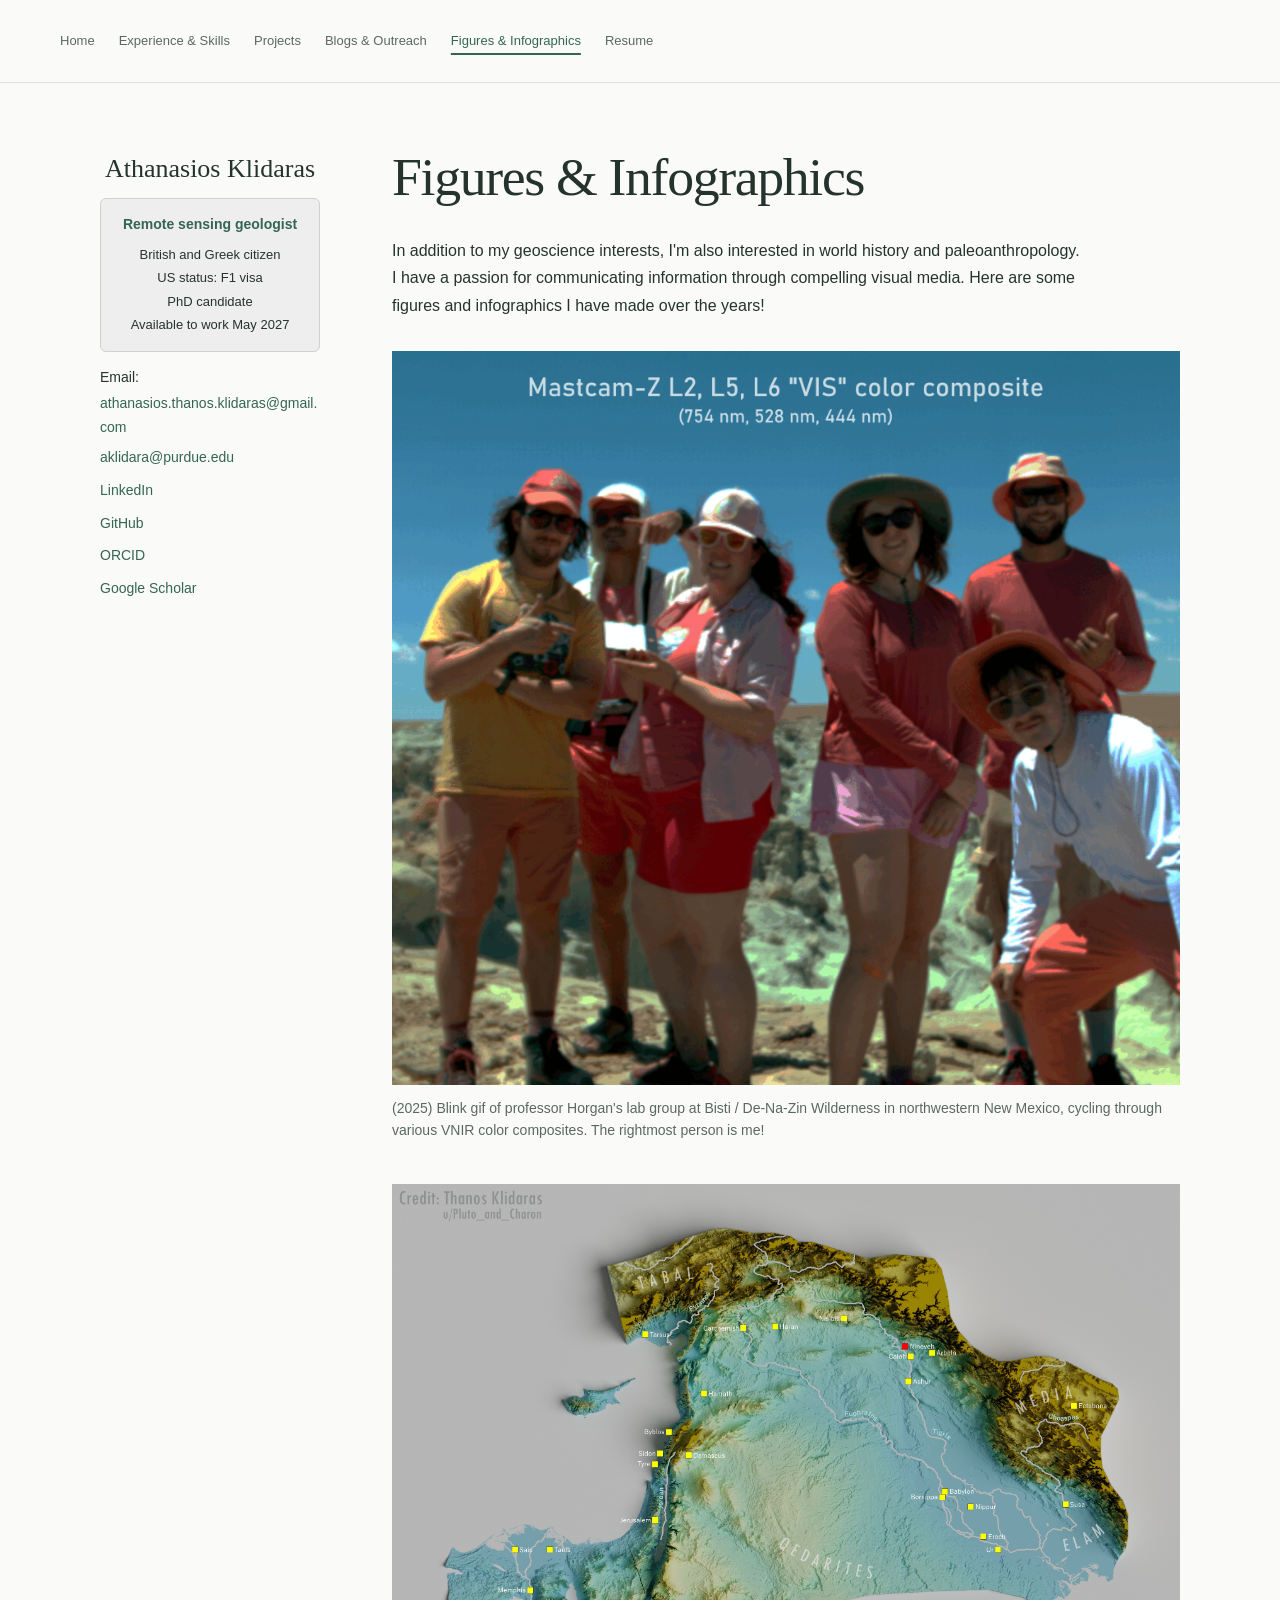
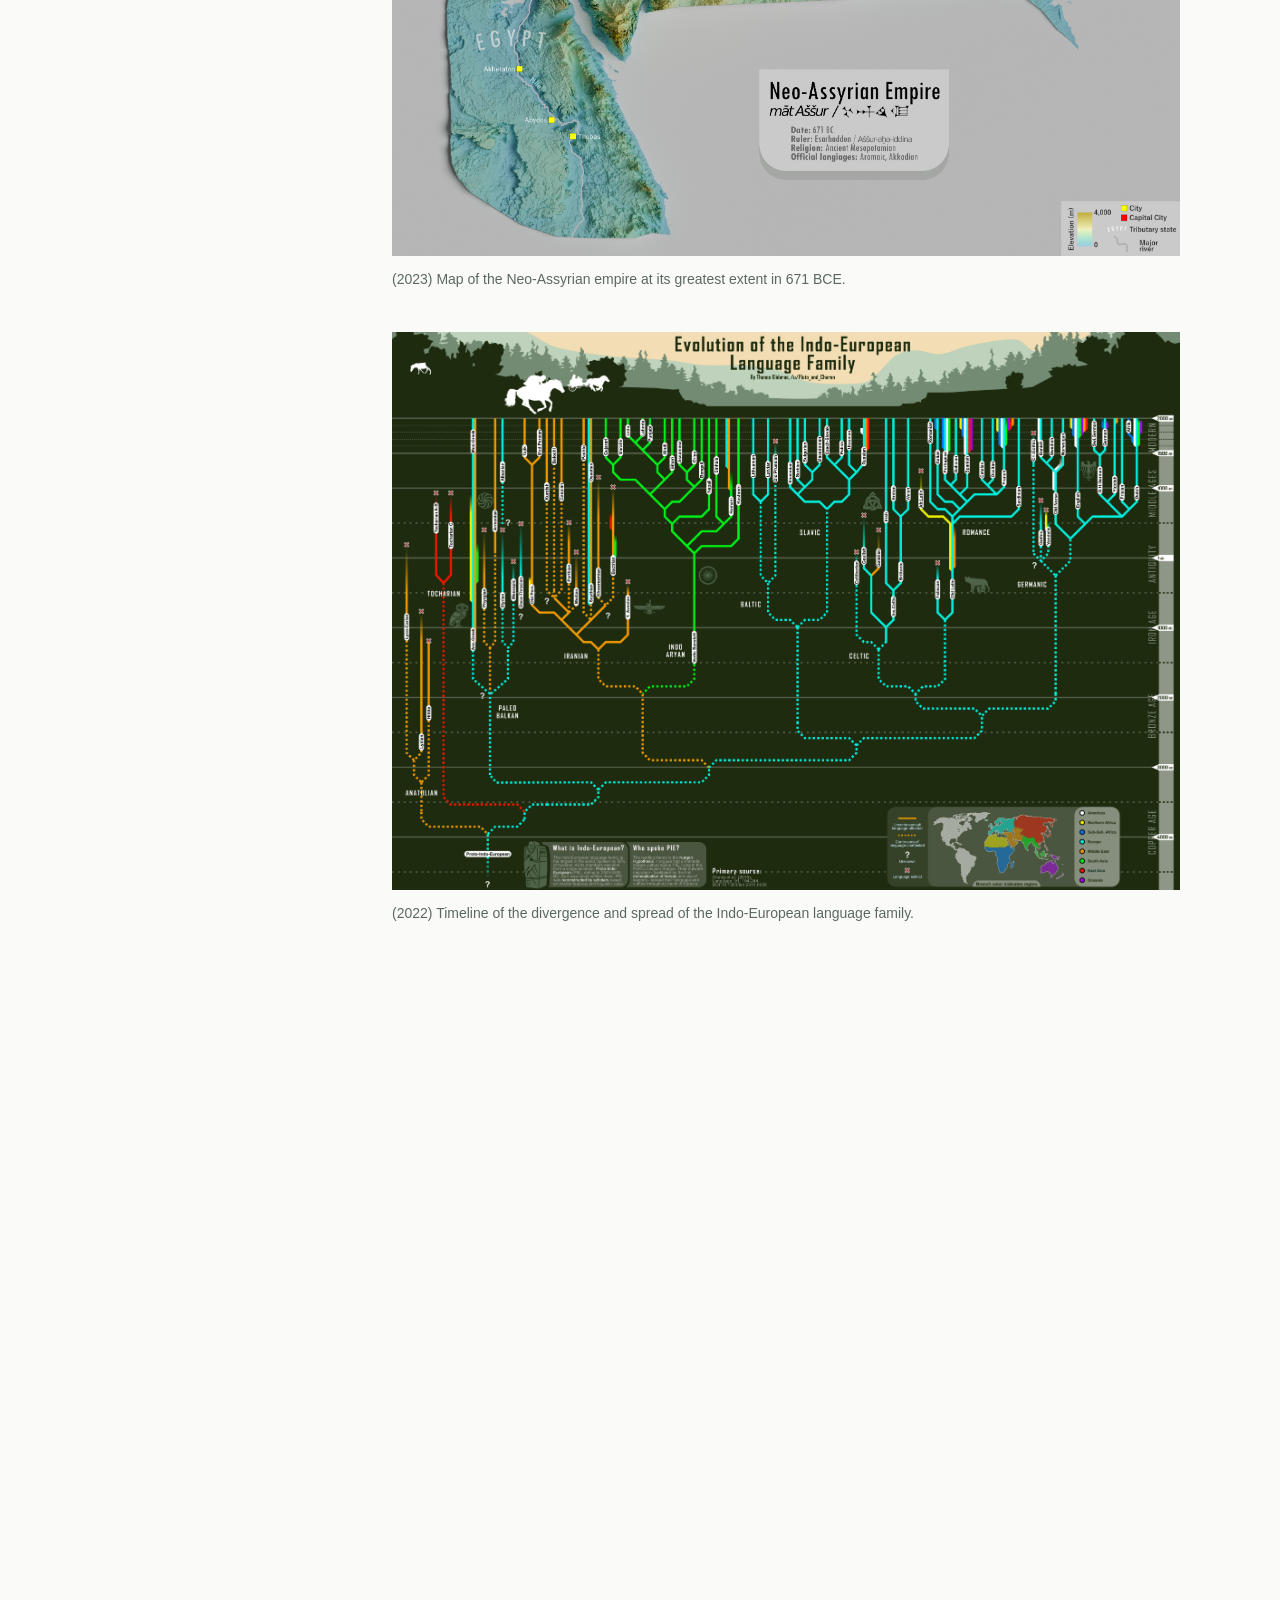
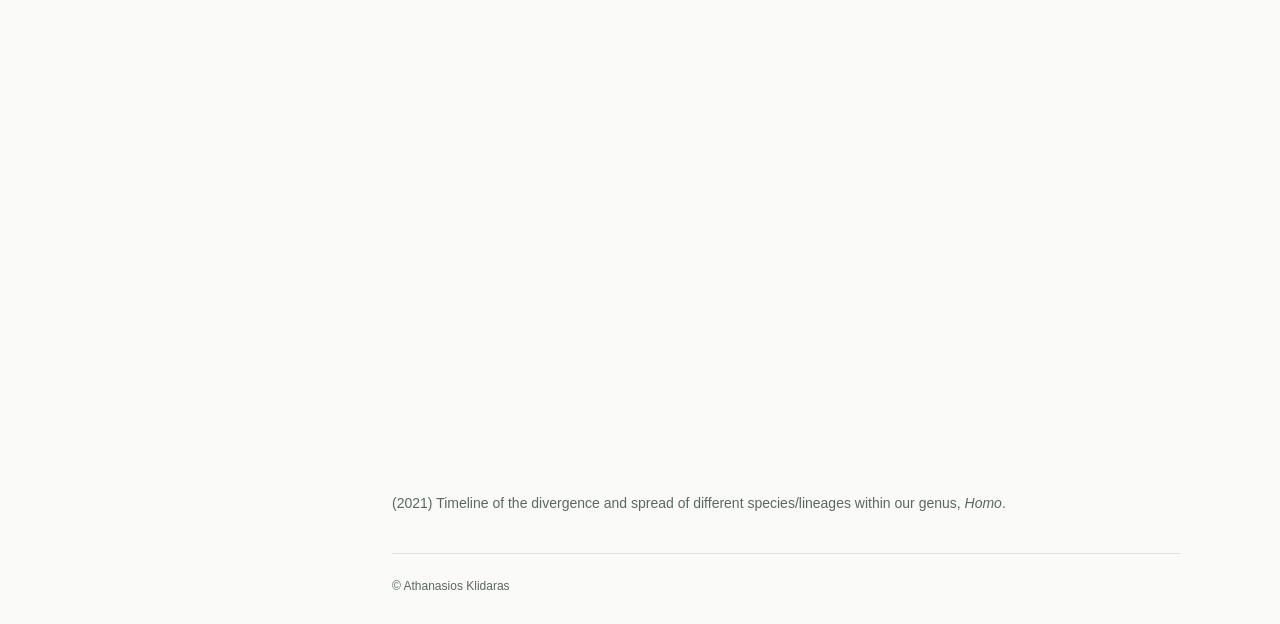
<file: visualization.html>
<!doctype html>
<html lang="en">
<head>
  <meta charset="utf-8">
  <meta name="viewport" content="width=device-width, initial-scale=1">
  <meta name="description" content="Figures and infographics by Athanasios Klidaras, featuring VNIR imagery, world history, languages and human evolution.">
  <title>Figures &amp; Infographics | Athanasios Klidaras</title>
  <link rel="stylesheet" href="style.css">
</head>
<body>
  <a class="skip-link" href="#main">Skip to content</a>
  <header class="site-header">
    <div class="header-inner">
      <nav aria-label="Main navigation">
        <a href="index.html">Home</a>
        <a href="experience.html">Experience &amp; Skills</a>
        <a href="projects.html">Projects</a>
        <a href="outreach.html">Blogs &amp; Outreach</a>
        <a href="visualization.html" aria-current="page">Figures &amp; Infographics</a>
        <a href="resume.html">Resume</a>
      </nav>
    </div>
  </header>
  <div class="layout">
    <aside class="profile" aria-label="Profile and contact links">
      <h2 class="profile-name">Athanasios Klidaras</h2>
      <div class="profile-card">
        <p class="profile-role">Remote sensing geologist</p>
        <p class="profile-details">
          British and Greek citizen<br>
          US status: F1 visa<br>
          PhD candidate<br>
          Available to work May 2027
        </p>
      </div>
      <ul class="profile-links">
        <li class="profile-email">
          <span>Email:</span>
          <a href="mailto:athanasios.thanos.klidaras@gmail.com">athanasios.thanos.klidaras@gmail.com</a>
          <a href="mailto:aklidara@purdue.edu">aklidara@purdue.edu</a>
        </li>
        <li><a href="https://www.linkedin.com/in/athanasios-klidaras-46b4a9178/">LinkedIn</a></li>
        <li><a href="https://github.com/athanasiosklidaras">GitHub</a></li>
        <li><a href="https://orcid.org/0009-0001-7231-8443">ORCID</a></li>
        <li><a href="https://scholar.google.com/citations?user=_c2ViioAAAAJ">Google Scholar</a></li>
      </ul>
    </aside>
    <main id="main" tabindex="-1">

      <h1 class="page-title">Figures &amp; Infographics</h1>
      <p class="gallery-intro">In addition to my geoscience interests, I'm also interested in world history and paleoanthropology. I have a passion for communicating information through compelling visual media. Here are some figures and infographics I have made over the years!</p>
      <div class="visualization-gallery">
        <figure>
          <a href="assets/figures/Lab_group_VNIR_blink.gif" aria-label="View the lab-group VNIR blink GIF at full size"><img src="assets/figures/Lab_group_VNIR_blink.gif" alt="Professor Horgan's lab group at Bisti / De-Na-Zin Wilderness, cycling through VNIR color composites; Athanasios is the rightmost person." loading="lazy" decoding="async" width="1920" height="1789"></a>
          <figcaption>(<time datetime="2025">2025</time>) Blink gif of professor Horgan's lab group at Bisti / De-Na-Zin Wilderness in northwestern New Mexico, cycling through various VNIR color composites. The rightmost person is me!</figcaption>
        </figure>
        <figure>
          <a href="assets/figures/neo_assyrian_empire.jpg" aria-label="View the Neo-Assyrian empire map at full size"><img src="assets/figures/neo_assyrian_empire.jpg" alt="Relief map of the Neo-Assyrian empire showing cities, rivers and tributary states in 671 BCE." loading="lazy" decoding="async" width="5002" height="4266"></a>
          <figcaption>(<time datetime="2023">2023</time>) Map of the Neo-Assyrian empire at its greatest extent in 671 BCE.</figcaption>
        </figure>
        <figure>
          <a href="assets/figures/indo_european.jpg" aria-label="View the Indo-European language timeline at full size"><img src="assets/figures/indo_european.jpg" alt="Color-coded branching timeline tracing the evolution of Indo-European languages from Proto-Indo-European to the present." loading="lazy" decoding="async" width="13917" height="9843"></a>
          <figcaption>(<time datetime="2022">2022</time>) Timeline of the divergence and spread of the Indo-European language family.</figcaption>
        </figure>
        <figure>
          <a href="assets/figures/human_evolution.png" aria-label="View the human evolution timeline at full size"><img src="assets/figures/human_evolution.png" alt="Branching timeline of human species and lineages, showing periods of existence, regions and interbreeding events." loading="lazy" decoding="async" width="1654" height="2339"></a>
          <figcaption>(<time datetime="2021">2021</time>) Timeline of the divergence and spread of different species/lineages within our genus, <i>Homo</i>.</figcaption>
        </figure>
      </div>
      <footer class="site-footer">© Athanasios Klidaras</footer>
    </main>
  </div>
</body>
</html>
</file>
<file: style.css>
:root {
  color-scheme: light;
  --ink: #25332f;
  --muted: #5b6862;
  --accent: #356553;
  --line: #dce3dc;
  --paper: #fafbf8;
  --serif: Georgia, "Times New Roman", serif;
  --sans: Arial, Helvetica, sans-serif;
}
* { box-sizing: border-box; }
html { scroll-behavior: smooth; }
body { margin: 0; background: var(--paper); color: var(--ink); font: 16px/1.7 var(--sans); }
a { color: var(--accent); text-underline-offset: .2em; text-decoration-thickness: 1px; }
a:hover { text-decoration-thickness: 2px; }
a:focus-visible { outline: 2px solid var(--accent); outline-offset: 5px; border-radius: 1px; }
main:focus { outline: none; }
p { margin: 0 0 18px; }
h1, h2, h3 { font-family: var(--serif); font-weight: normal; text-wrap: balance; }
h1 { font-size: clamp(36px, 4.2vw, 54px); line-height: 1.12; letter-spacing: -.025em; margin: 0 0 32px; }
h2 { font-size: 29px; line-height: 1.3; margin: 0 0 24px; }
h3 { font-size: 23px; line-height: 1.4; margin: 0 0 10px; }
ul { padding-left: 20px; }
li + li { margin-top: 7px; }
.skip-link { position: absolute; left: 20px; top: -100px; z-index: 10; background: var(--paper); padding: 10px 16px; }
.skip-link:focus { top: 12px; }
.site-header { border-bottom: 1px solid var(--line); }
.header-inner { max-width: 1240px; margin: auto; padding: 23px 40px; display: flex; align-items: center; justify-content: space-between; gap: 26px; }
.site-name { font: bold 21px/1.3 var(--serif); color: var(--ink); text-decoration: none; white-space: nowrap; }
nav { display: flex; flex-wrap: wrap; column-gap: 24px; row-gap: 5px; }
nav a { display: inline-block; padding: 7px 0; font-size: 13px; color: var(--muted); text-decoration: none; }
nav a:hover { color: var(--accent); text-decoration: underline; }
nav a[aria-current="page"] { color: var(--accent); text-decoration: underline; text-decoration-thickness: 2px; text-underline-offset: 8px; }
.layout { max-width: 1160px; margin: auto; padding: 64px 40px 0; display: grid; grid-template-columns: 220px minmax(0, 1fr); gap: 72px; }
.profile { padding-top: 6px; }
.profile-photo { margin: 0 0 24px; max-width: 220px; }
.profile-photo img { display: block; width: 100%; height: auto; }
.profile-photo figcaption { margin-top: 10px; color: var(--muted); font-size: 12px; line-height: 1.55; }
.profile-name { font: normal 26px/1.2 var(--serif); margin: 0 0 14px; text-align: center; }
.profile-card {
  margin-bottom: 14px;
  padding: 14px 10px;
  border: 1px solid #d0d0d0;
  border-radius: 6px;
  background: #eeeeee;
  text-align: center;
}
.profile-role { margin: 0 0 6px; font-size: 14px; font-weight: bold; color: var(--accent); }
.profile-details { margin: 0; font-size: 13px; line-height: 1.8; }
.profile-links { list-style: none; padding: 0; margin: 0; }
.profile-links li + li { margin-top: 3px; }
.profile-links a { display: inline-block; padding: 3px 0; font-size: 14px; text-decoration: none; }
.profile-links a:hover { text-decoration: underline; }
.profile-email { flex-basis: 100%; min-width: 0; font-size: 14px; overflow-wrap: anywhere; }
.profile-email a { display: block; }
main { min-width: 0; display: flex; flex-direction: column; min-height: calc(100vh - 145px); }
.intro p { max-width: 690px; }
.lead { font: normal 24px/1.5 var(--serif); margin-bottom: 22px; }
.content-section { border-top: 1px solid var(--line); margin-top: 34px; padding-top: 32px; }
.institution-grid { display: grid; grid-template-columns: repeat(2, minmax(0, 1fr)); gap: 16px; }
.institution { min-width: 0; margin: 0; padding: 18px 14px 16px; border: 1px solid var(--line); background: #fff; text-align: center; }
.institution-logo-pair { min-height: 96px; display: flex; align-items: center; justify-content: center; gap: 14px; }
.institution-logo-pair img { display: block; min-width: 0; max-width: 100%; max-height: 91px; object-fit: contain; }
.institution-imperial-logo { width: 154px; }
.institution-rsm-logo, .institution-nasa-logo { width: 78px; }
.institution-purdue-logo { width: 133px; }
.institution figcaption { margin-top: 13px; color: var(--muted); font-size: 13px; line-height: 1.5; }
.page-title { margin-bottom: 30px; }
.page-section { border-top: 1px solid var(--line); padding-top: 28px; margin-bottom: 32px; }
.skill-list { margin: 0; }
.skill-list > div { display: grid; grid-template-columns: 145px minmax(0, 1fr); gap: 24px; padding: 16px 0; border-bottom: 1px solid var(--line); }
.skill-list > div:first-child { padding-top: 0; }
.skill-list dt { font-size: 14px; font-weight: bold; }
.skill-list dd { margin: 0; font-size: 15px; }
.section-link { margin: 22px 0 0; font-size: 14px; }
.section-link a { text-decoration: none; }
.section-link a:hover { text-decoration: underline; }
.section-link span { padding-left: 5px; }
.work-summary { padding: 22px 0 6px; border-bottom: 1px solid var(--line); }
.work-summary:first-of-type { padding-top: 0; }
.work-summary h3 a { text-decoration: none; }
.work-summary h3 a:hover { text-decoration: underline; }
.work-summary p { font-size: 15px; margin-bottom: 12px; }
.tools { font-size: 13px !important; line-height: 1.6; color: var(--muted); }
.record { margin-bottom: 28px; }
.record:last-child { margin-bottom: 0; }
.record h3 { font-size: 22px; margin-bottom: 5px; }
.meta { color: var(--muted); font-size: 13px; margin-bottom: 12px; }
.record ul { margin: 10px 0 0; font-size: 15px; }
.record p:not(.meta) { font-size: 15px; }
.awards { list-style: none; padding: 0; }
.awards li { display: grid; grid-template-columns: 48px minmax(0, 1fr); gap: 16px; margin: 0; padding: 11px 0; border-bottom: 1px solid var(--line); font-size: 14px; }
.awards time { color: var(--muted); }
.project-detail { border-top: 1px solid var(--line); padding-top: 30px; margin-bottom: 34px; scroll-margin-top: 25px; }
.project-detail h2 { margin-bottom: 10px; }
.project-detail p, .project-detail li { font-size: 15px; }
.project-detail ul { margin: 0 0 18px; }
.project-links { display: flex; flex-wrap: wrap; gap: 9px 24px; margin: 16px 0 0; }
.project-links a { font-size: 14px; }
.project-image { margin: 24px 0 0; }
.project-image img { display: block; width: 100%; height: auto; }
.project-image figcaption { margin-top: 10px; color: var(--muted); font-size: 13px; line-height: 1.6; }
.publication-links { font-size: 15px; }
.publication-links li { margin-bottom: 16px; }
.publication-links cite { font-style: normal; }
.publication-links small { display: block; color: var(--muted); margin-top: 3px; }
.post-list { list-style: none; padding: 0; margin: 0; }
.post-list li { display: grid; grid-template-columns: 108px minmax(0, 1fr); gap: 20px; padding: 19px 0; margin: 0; border-bottom: 1px solid var(--line); }
.post-list li:first-child { padding-top: 0; }
.post-list time { color: var(--muted); font-size: 13px; padding-top: 4px; }
.post-list a { font: normal 21px/1.4 var(--serif); text-decoration: none; }
.post-list a:hover { text-decoration: underline; }
.post-list small { display: block; font-size: 13px; color: var(--muted); margin-top: 6px; }
.empty-state { border-top: 1px solid var(--line); border-bottom: 1px solid var(--line); padding: 34px 0; color: var(--muted); font-size: 15px; }
.empty-state p { margin: 0; }
.empty-note { color: var(--muted); font-size: 14px; }
.figure-grid { display: grid; grid-template-columns: repeat(2, minmax(0, 1fr)); gap: 28px; }
.figure-grid figure { margin: 0; }
.figure-grid img { width: 100%; height: auto; display: block; }
.figure-grid figcaption { font-size: 14px; margin-top: 12px; }
.gallery-intro { max-width: 690px; margin-bottom: 32px; }
.visualization-gallery { display: grid; gap: 42px; }
.visualization-gallery figure { margin: 0; }
.visualization-gallery figure a { display: block; }
.visualization-gallery img { display: block; max-width: 100%; height: auto; margin: 0 auto; }
.visualization-gallery figcaption { margin-top: 12px; color: var(--muted); font-size: 14px; line-height: 1.6; }
.contact { padding-bottom: 12px; }
.site-footer { border-top: 1px solid var(--line); color: var(--muted); font-size: 12px; padding: 22px 0 28px; margin-top: 38px; }
.short-page .site-footer { margin-top: auto; }
.short-page .empty-state { margin-bottom: 60px; }
@media (max-width: 1080px) {
  .header-inner { flex-direction: column; align-items: flex-start; gap: 12px; }
  .layout { gap: 44px; grid-template-columns: 200px minmax(0, 1fr); }
}
@media (max-width: 760px) {
  .header-inner { padding: 20px 24px 16px; }
  nav { column-gap: 21px; row-gap: 7px; }
  nav a { font-size: 13px; min-height: 36px; }
  .layout { padding: 30px 24px 0; grid-template-columns: minmax(0, 1fr); gap: 30px; }
  .profile { border-bottom: 1px solid var(--line); padding: 0 0 24px; }
  .profile-links { display: flex; flex-wrap: wrap; gap: 5px 20px; }
  .profile-links li + li { margin-top: 0; }
  .profile-links a { min-height: 30px; }
  h1 { font-size: 40px; margin-bottom: 24px; }
  h2 { font-size: 27px; }
  .lead { font-size: 22px; }
  main { min-height: 50vh; }
  .skill-list > div { grid-template-columns: minmax(0, 1fr); gap: 5px; }
  .page-section { margin-bottom: 28px; }
  .post-list li { grid-template-columns: minmax(0, 1fr); gap: 5px; }
  .figure-grid { grid-template-columns: minmax(0, 1fr); }
  .institution-grid { grid-template-columns: minmax(0, 1fr); }
}
@media (prefers-reduced-motion: reduce) { html { scroll-behavior: auto; } }
@media print {
  body { background: white; color: black; }
  .site-header, .skip-link, .profile-links, .site-footer { display: none; }
  .layout { display: block; padding: 0; }
  .profile { margin-bottom: 24px; }
  a { color: black; }
  h2, h3 { break-after: avoid; }
  .record, .project-detail { break-inside: avoid; }
}

/* Experience highlights */
.highlights { display: grid; grid-template-columns: repeat(3, minmax(0, 1fr)); gap: 24px; }
.highlights article { border-top: 2px solid var(--accent); padding-top: 14px; }
.highlights strong { display: block; color: var(--accent); font: normal 23px/1.3 var(--serif); }
.highlights p { font-size: 14px; line-height: 1.6; margin: 10px 0 0; }
@media (max-width: 760px) { .highlights { grid-template-columns: 1fr; gap: 20px; } }

/* Outreach timeline and award photographs */
.timeline-section { border-top: 1px solid var(--line); }
.timeline-list { list-style: none; margin: 0; padding: 0; }
.timeline-item { display: grid; grid-template-columns: 220px minmax(0, 1fr); gap: 24px; padding: 24px 0; margin: 0; border-bottom: 1px solid var(--line); align-items: start; }
.timeline-image { display: block; aspect-ratio: 4 / 3; background: #e9ede8; overflow: hidden; }
.timeline-image img { display: block; width: 100%; height: 100%; object-fit: cover; }
.timeline-content time { display: block; color: var(--muted); font-size: 12px; letter-spacing: .04em; margin: 0 0 8px; }
.timeline-content h2 { font-size: 22px; line-height: 1.3; margin: 0 0 8px; }
.timeline-content h2 a { text-decoration: none; }
.timeline-content h2 a:hover { text-decoration: underline; }
.timeline-content p { font-size: 14px; margin: 0 0 7px; }
.timeline-content .timeline-meta { color: var(--muted); font-size: 13px; }
.timeline-content .image-credit { color: var(--muted); font-size: 11px; line-height: 1.5; }
.media-coverage { margin-top: 16px; padding: 12px 15px; border-left: 2px solid #9ab3a4; background: #edf2ed; }
.media-coverage h3 { margin: 0 0 6px; font: bold 12px/1.5 var(--sans); color: var(--ink); }
.media-coverage ul { display: flex; flex-wrap: wrap; gap: 4px 18px; margin: 0; padding: 0; list-style: none; }
.media-coverage li + li { margin: 0; }
.media-coverage a { font-size: 13px; }
.timeline-talk .timeline-content { grid-column: 2; }
.award-gallery { display: grid; grid-template-columns: repeat(2, minmax(0, 1fr)); gap: 22px; margin: 0 0 30px; }
.award-gallery figure { margin: 0; min-width: 0; }
.award-gallery a { display: block; background: white; border: 1px solid var(--line); }
.award-gallery img { width: 100%; height: auto; aspect-ratio: 3 / 2; object-fit: contain; display: block; }
.award-gallery figcaption { font-size: 13px; line-height: 1.5; margin-top: 10px; color: var(--muted); }
@media (max-width: 760px) { .timeline-item { grid-template-columns: 120px minmax(0, 1fr); gap: 16px; } .timeline-content h2 { font-size: 19px; } .award-gallery { grid-template-columns: 1fr; } }
@media (max-width: 430px) { .timeline-item { grid-template-columns: minmax(0, 1fr); gap: 12px; } .timeline-image { max-width: 100%; aspect-ratio: 16 / 9; } .timeline-talk .timeline-content { grid-column: 1; } }
</file>
